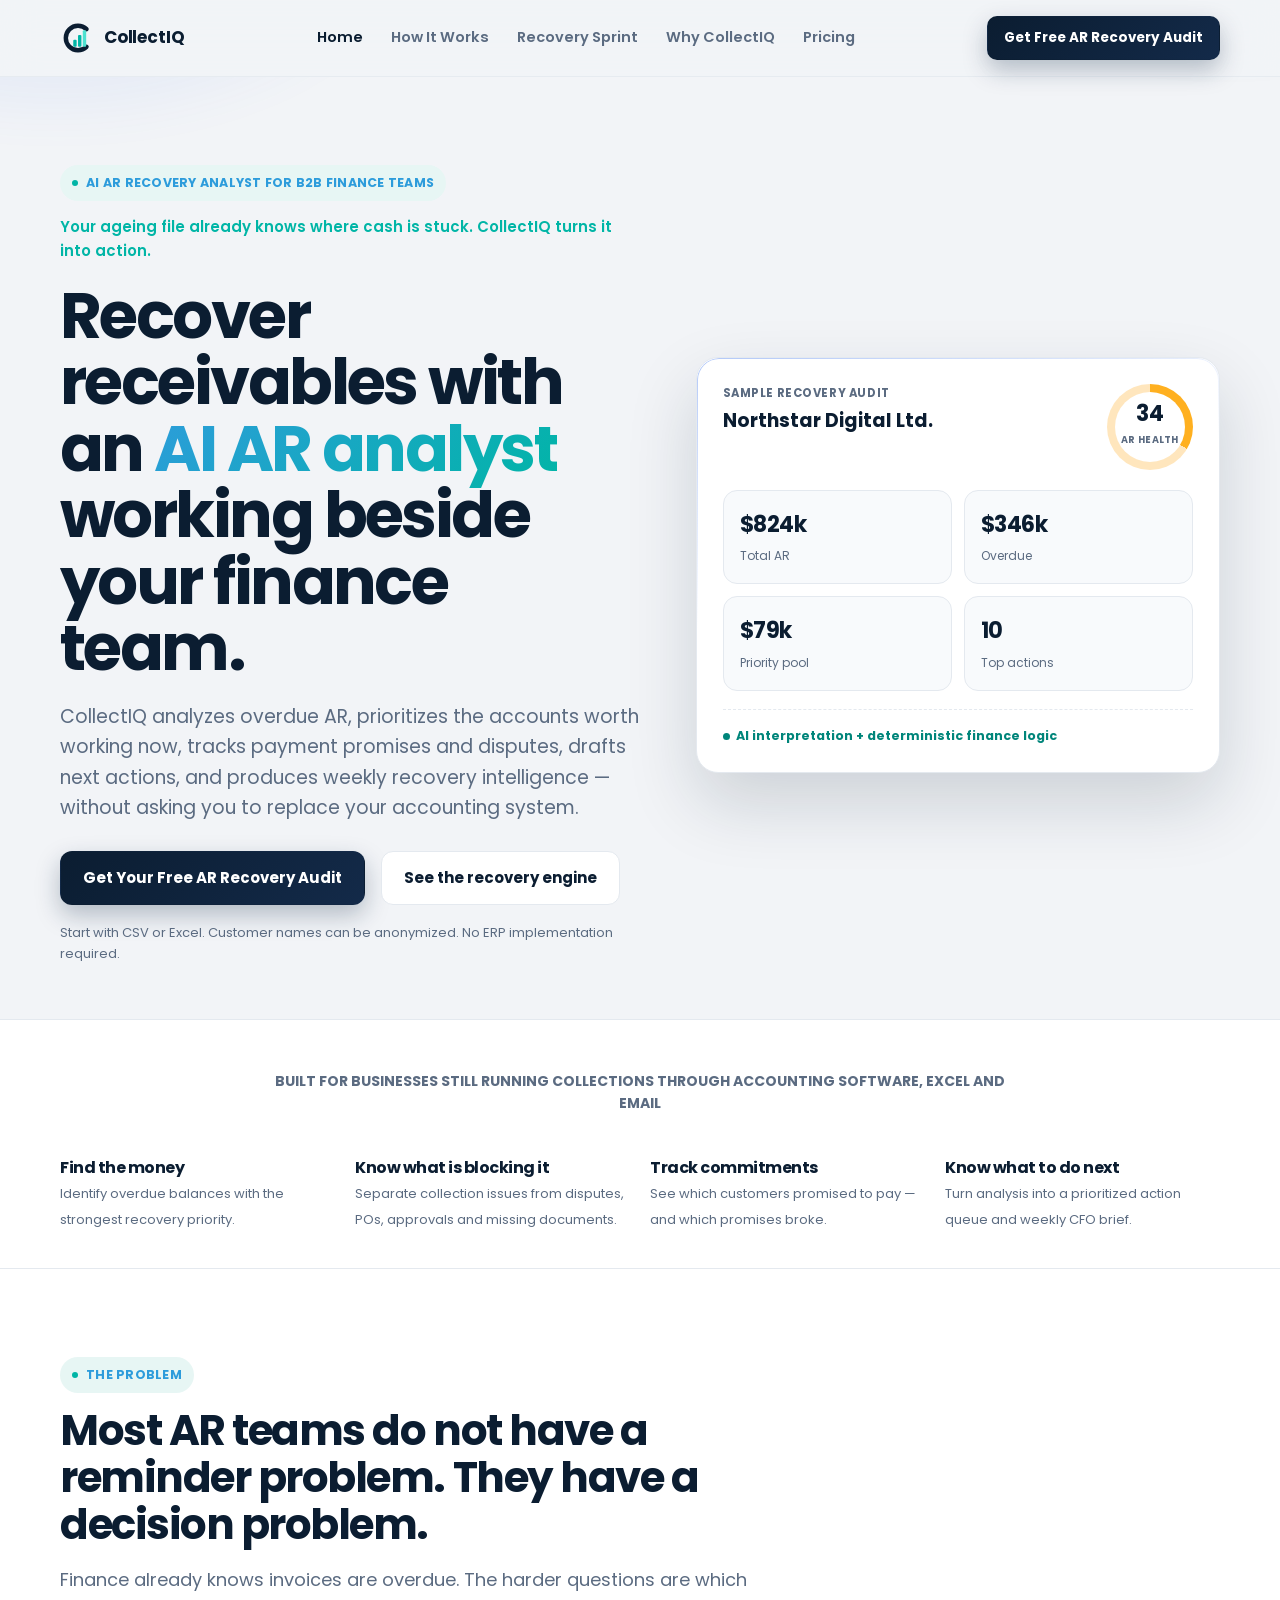
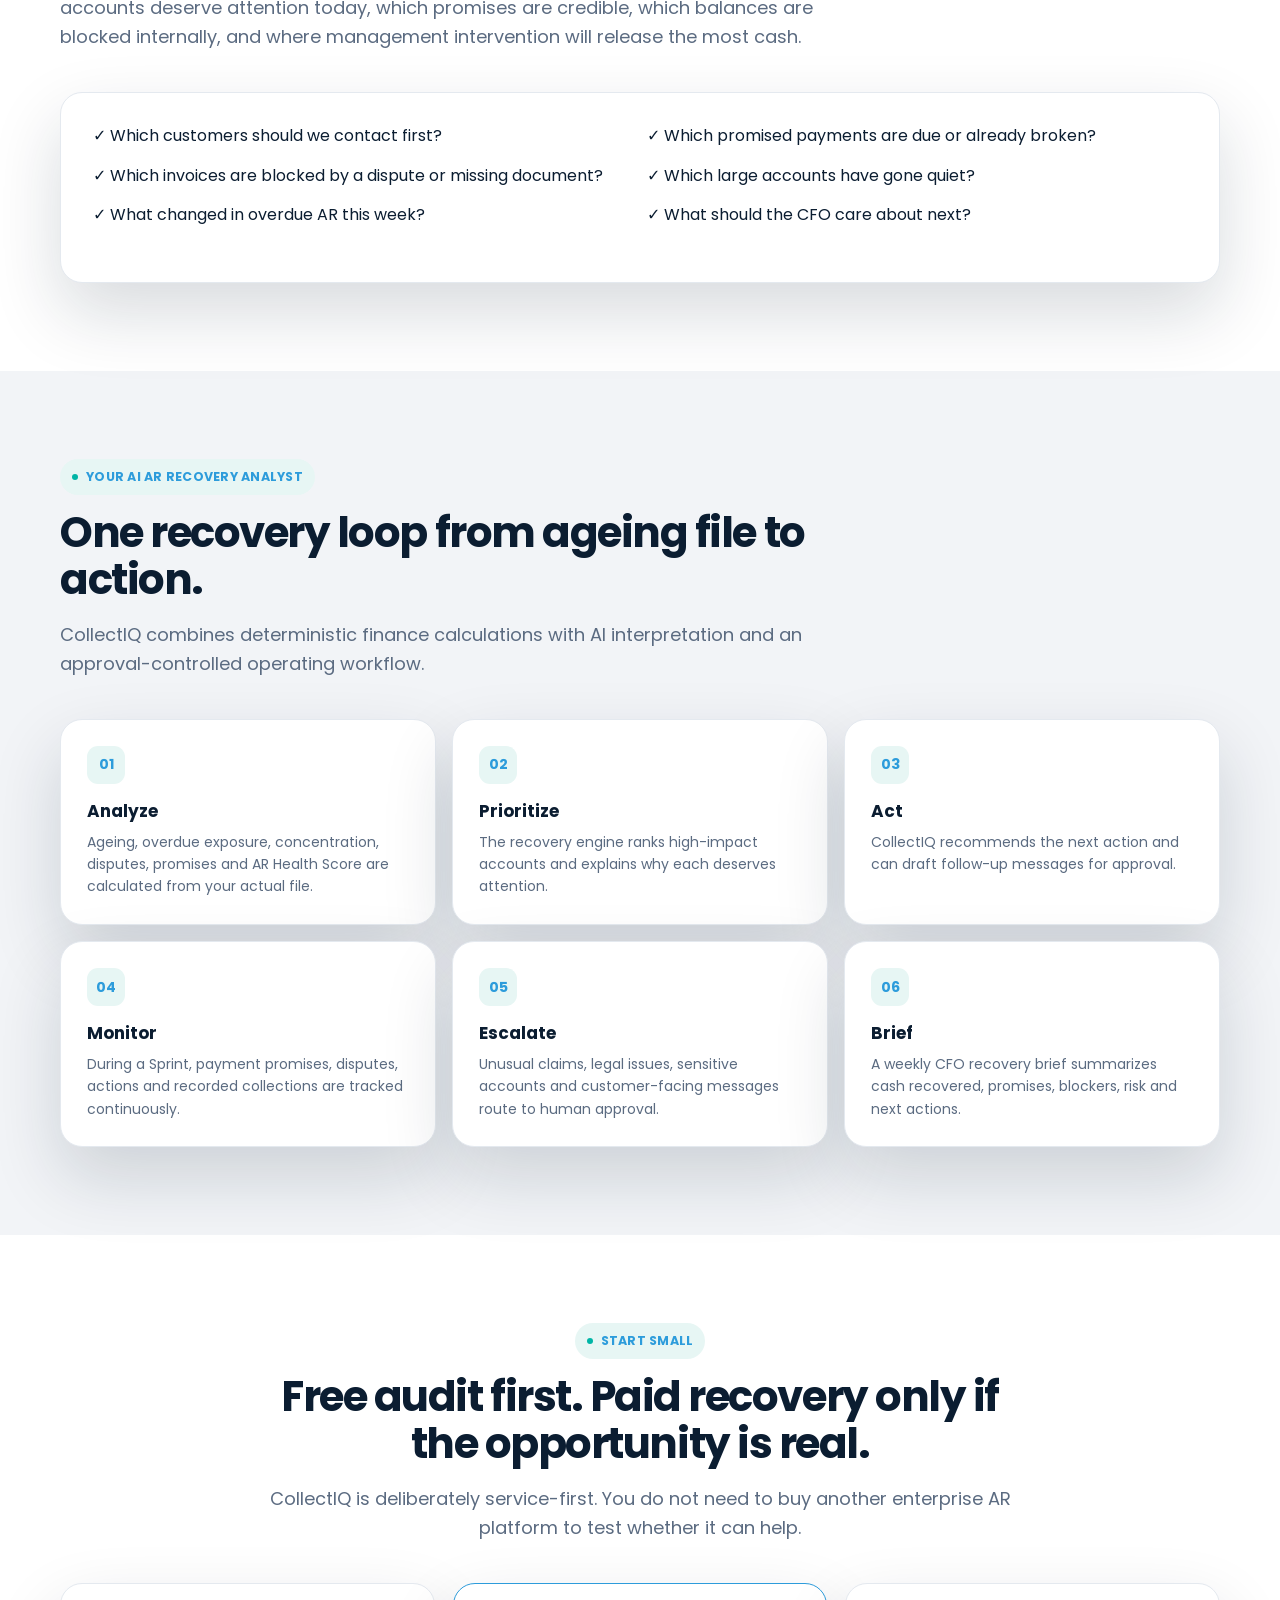
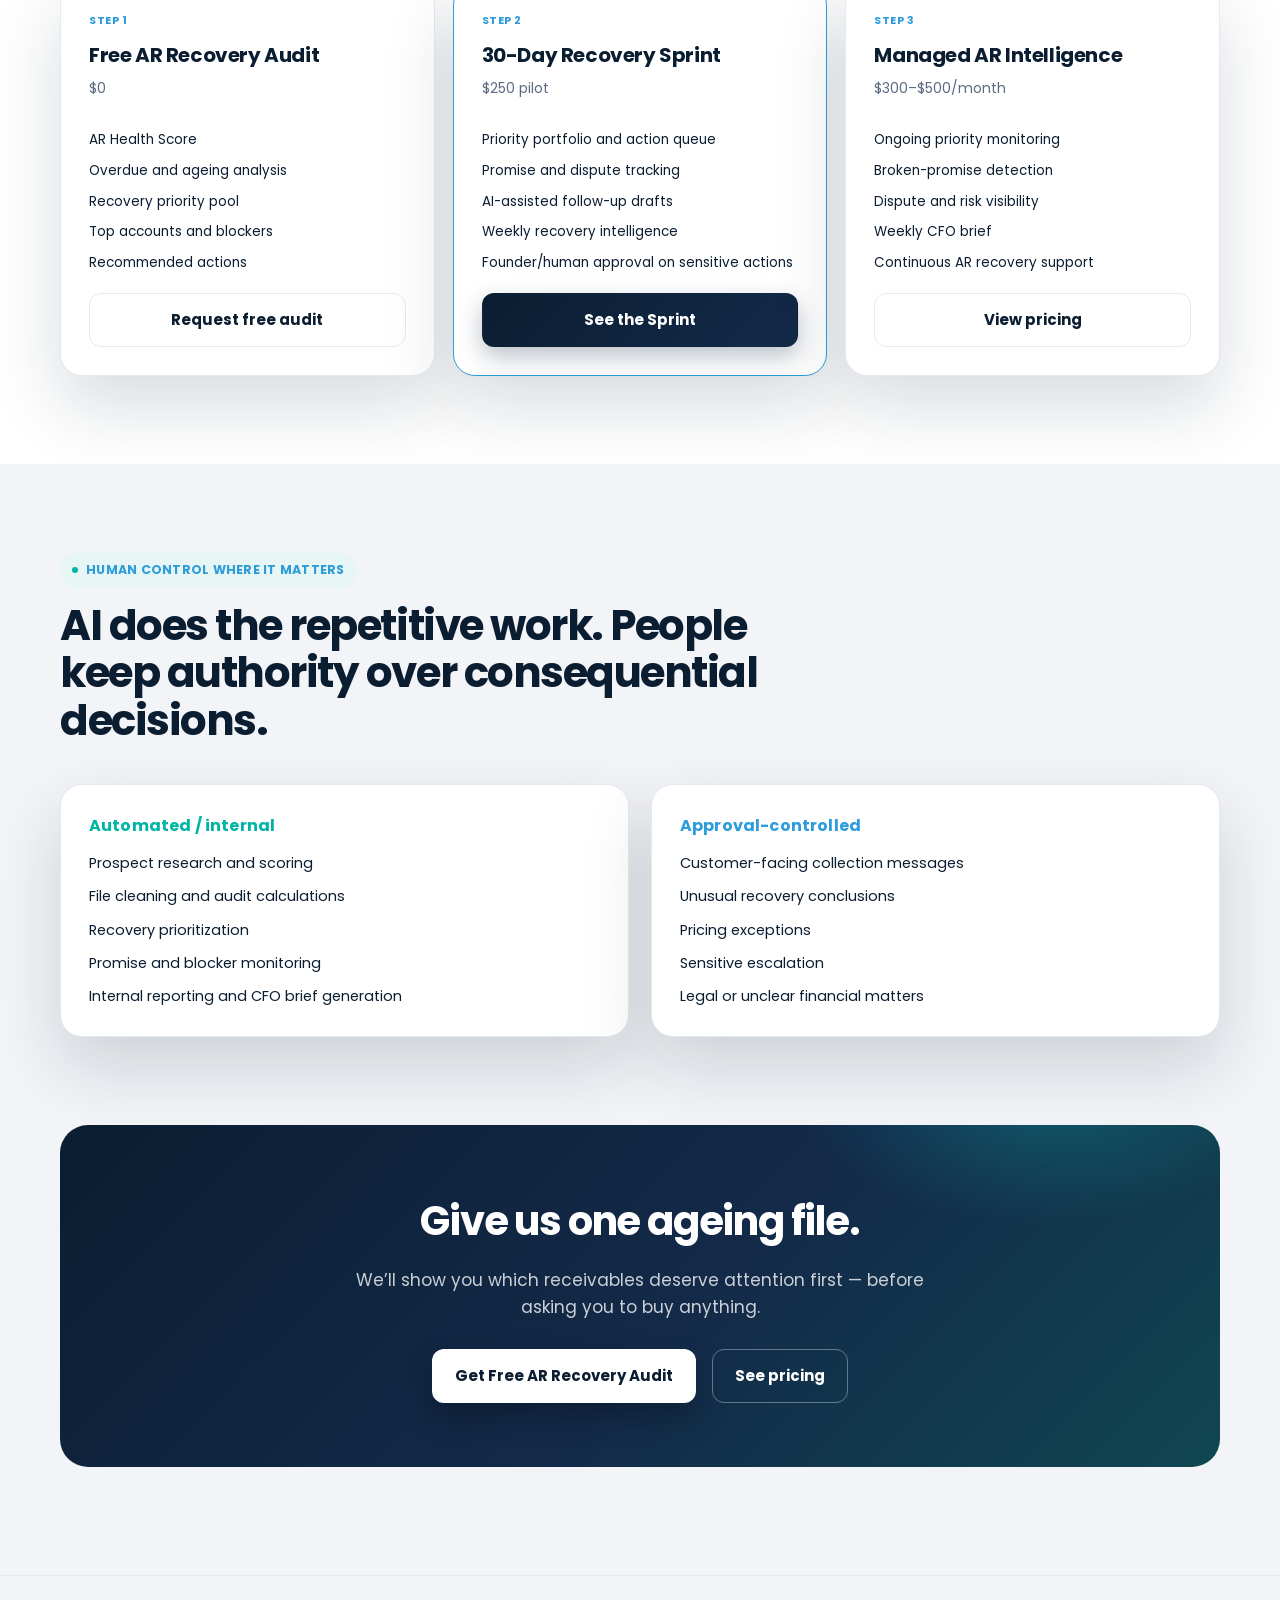
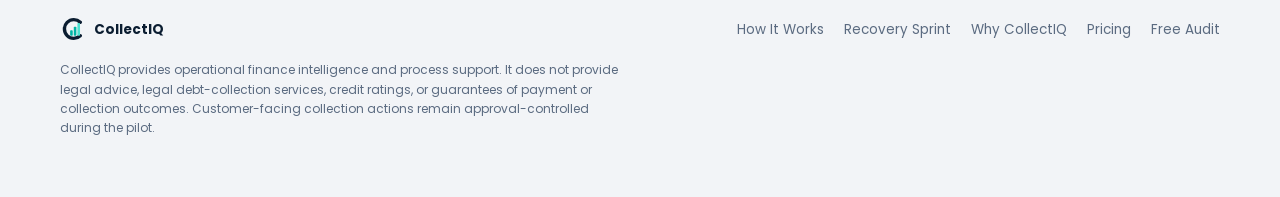
<file: 01_landing_intake/index.html>
<!DOCTYPE html>
<html lang="en">
<head>
  <meta charset="UTF-8" />
  <meta name="viewport" content="width=device-width, initial-scale=1.0" />
  <title>CollectIQ — AI AR Recovery Analyst</title>
  <meta name="description" content="CollectIQ is an AI AR Recovery Analyst for B2B businesses managing collections through accounting software, Excel, and email. Start with a free AR Recovery Audit." />
  <link rel="icon" href="data:image/svg+xml,%3Csvg xmlns='http://www.w3.org/2000/svg' viewBox='0 0 64 64'%3E%3Crect width='64' height='64' rx='16' fill='%230B1D31'/%3E%3Crect x='19' y='34' width='8' height='15' rx='2' fill='white'/%3E%3Crect x='30' y='25' width='8' height='24' rx='2' fill='%234DE1D0'/%3E%3Crect x='41' y='16' width='8' height='33' rx='2' fill='%2300B5A6'/%3E%3C/svg%3E" />
  <link rel="preconnect" href="https://fonts.googleapis.com" />
  <link rel="preconnect" href="https://fonts.gstatic.com" crossorigin />
  <link href="https://fonts.googleapis.com/css2?family=Poppins:wght@400;500;600;700&display=swap" rel="stylesheet" />
  <link rel="stylesheet" href="assets/style.css" />
</head>
<body>
<nav class="nav"><div class="container nav-inner">
  <a class="brand" href="index.html"><span class="brand-mark">C</span><span>CollectIQ</span></a>
  <div class="navlinks" id="navlinks">
    <a href="index.html" class="active">Home</a><a href="product.html">How It Works</a><a href="recovery-sprint.html">Recovery Sprint</a><a href="why-collectiq.html">Why CollectIQ</a><a href="pricing.html">Pricing</a>
  </div>
  <div class="nav-right"><button class="navToggle" id="navToggle" aria-label="Toggle menu" aria-expanded="false"></button><a class="btn btn-primary btn-sm" href="audit.html">Get Free AR Recovery Audit</a></div>
</div></nav>

<header class="hero"><div class="container hero-grid">
  <div>
    <span class="eyebrow"><span class="dot"></span> AI AR RECOVERY ANALYST FOR B2B FINANCE TEAMS</span>
    <p style="margin:14px 0 0;font-weight:600;color:var(--teal);font-size:15px">Your ageing file already knows where cash is stuck. CollectIQ turns it into action.</p>
    <h1>Recover receivables with an <span class="accent">AI AR analyst</span> working beside your finance team.</h1>
    <p class="lead">CollectIQ analyzes overdue AR, prioritizes the accounts worth working now, tracks payment promises and disputes, drafts next actions, and produces weekly recovery intelligence — without asking you to replace your accounting system.</p>
    <div class="hero-cta"><a class="btn btn-primary" href="audit.html">Get Your Free AR Recovery Audit</a><a class="btn btn-secondary" href="product.html">See the recovery engine</a></div>
    <div class="hero-note" style="margin-top:18px">Start with CSV or Excel. Customer names can be anonymized. No ERP implementation required.</div>
  </div>
  <div class="panel audit-card">
    <div class="audit-card-head"><div><div class="label">SAMPLE RECOVERY AUDIT</div><h3>Northstar Digital Ltd.</h3></div><div class="ring"><div class="ring-inner"><strong>34</strong><small>AR HEALTH</small></div></div></div>
    <div class="metric-grid"><div class="metric"><strong>$824k</strong><span>Total AR</span></div><div class="metric"><strong>$346k</strong><span>Overdue</span></div><div class="metric"><strong>$79k</strong><span>Priority pool</span></div><div class="metric"><strong>10</strong><span>Top actions</span></div></div>
    <div class="audit-card-foot"><span class="badge-live"><span class="pulse"></span> AI interpretation + deterministic finance logic</span></div>
  </div>
</div></header>

<section class="stats-strip"><div class="container reveal">
  <div class="section-head center"><p style="font-size:14px;font-weight:700;color:var(--muted)">BUILT FOR BUSINESSES STILL RUNNING COLLECTIONS THROUGH ACCOUNTING SOFTWARE, EXCEL AND EMAIL</p></div>
  <div class="stats-grid" style="text-align:left">
    <div><strong style="font-size:16px;background:none;-webkit-text-fill-color:var(--ink)">Find the money</strong><span>Identify overdue balances with the strongest recovery priority.</span></div>
    <div><strong style="font-size:16px;background:none;-webkit-text-fill-color:var(--ink)">Know what is blocking it</strong><span>Separate collection issues from disputes, POs, approvals and missing documents.</span></div>
    <div><strong style="font-size:16px;background:none;-webkit-text-fill-color:var(--ink)">Track commitments</strong><span>See which customers promised to pay — and which promises broke.</span></div>
    <div><strong style="font-size:16px;background:none;-webkit-text-fill-color:var(--ink)">Know what to do next</strong><span>Turn analysis into a prioritized action queue and weekly CFO brief.</span></div>
  </div>
</div></section>

<section style="background:#fff"><div class="container reveal">
  <div class="section-head"><span class="eyebrow"><span class="dot"></span> THE PROBLEM</span><h2>Most AR teams do not have a reminder problem. They have a decision problem.</h2><p>Finance already knows invoices are overdue. The harder questions are which accounts deserve attention today, which promises are credible, which balances are blocked internally, and where management intervention will release the most cash.</p></div>
  <div class="panel" style="padding:30px 32px"><div class="offer-list" style="display:grid;grid-template-columns:1fr 1fr;gap:14px">
    <div>✓ Which customers should we contact first?</div><div>✓ Which promised payments are due or already broken?</div><div>✓ Which invoices are blocked by a dispute or missing document?</div><div>✓ Which large accounts have gone quiet?</div><div>✓ What changed in overdue AR this week?</div><div>✓ What should the CFO care about next?</div>
  </div></div>
</div></section>

<section><div class="container reveal">
  <div class="section-head"><span class="eyebrow"><span class="dot"></span> YOUR AI AR RECOVERY ANALYST</span><h2>One recovery loop from ageing file to action.</h2><p>CollectIQ combines deterministic finance calculations with AI interpretation and an approval-controlled operating workflow.</p></div>
  <div class="workflow" style="grid-template-columns:repeat(3,1fr)">
    <div class="panel step"><div class="num">01</div><h3>Analyze</h3><p>Ageing, overdue exposure, concentration, disputes, promises and AR Health Score are calculated from your actual file.</p></div>
    <div class="panel step"><div class="num">02</div><h3>Prioritize</h3><p>The recovery engine ranks high-impact accounts and explains why each deserves attention.</p></div>
    <div class="panel step"><div class="num">03</div><h3>Act</h3><p>CollectIQ recommends the next action and can draft follow-up messages for approval.</p></div>
    <div class="panel step"><div class="num">04</div><h3>Monitor</h3><p>During a Sprint, payment promises, disputes, actions and recorded collections are tracked continuously.</p></div>
    <div class="panel step"><div class="num">05</div><h3>Escalate</h3><p>Unusual claims, legal issues, sensitive accounts and customer-facing messages route to human approval.</p></div>
    <div class="panel step"><div class="num">06</div><h3>Brief</h3><p>A weekly CFO recovery brief summarizes cash recovered, promises, blockers, risk and next actions.</p></div>
  </div>
</div></section>

<section style="background:#fff"><div class="container reveal">
  <div class="section-head center"><span class="eyebrow"><span class="dot"></span> START SMALL</span><h2>Free audit first. Paid recovery only if the opportunity is real.</h2><p>CollectIQ is deliberately service-first. You do not need to buy another enterprise AR platform to test whether it can help.</p></div>
  <div class="tier-grid">
    <div class="panel tier"><span class="tier-tag">Step 1</span><h3>Free AR Recovery Audit</h3><div class="tier-cost">$0</div><ul><li>AR Health Score</li><li>Overdue and ageing analysis</li><li>Recovery priority pool</li><li>Top accounts and blockers</li><li>Recommended actions</li></ul><a class="btn btn-secondary btn-block" href="audit.html">Request free audit</a></div>
    <div class="panel tier highlight"><span class="tier-tag">Step 2</span><h3>30-Day Recovery Sprint</h3><div class="tier-cost">$250 pilot</div><ul><li>Priority portfolio and action queue</li><li>Promise and dispute tracking</li><li>AI-assisted follow-up drafts</li><li>Weekly recovery intelligence</li><li>Founder/human approval on sensitive actions</li></ul><a class="btn btn-primary btn-block" href="recovery-sprint.html">See the Sprint</a></div>
    <div class="panel tier"><span class="tier-tag">Step 3</span><h3>Managed AR Intelligence</h3><div class="tier-cost">$300–$500/month</div><ul><li>Ongoing priority monitoring</li><li>Broken-promise detection</li><li>Dispute and risk visibility</li><li>Weekly CFO brief</li><li>Continuous AR recovery support</li></ul><a class="btn btn-secondary btn-block" href="pricing.html">View pricing</a></div>
  </div>
</div></section>

<section><div class="container reveal"><div class="section-head"><span class="eyebrow"><span class="dot"></span> HUMAN CONTROL WHERE IT MATTERS</span><h2>AI does the repetitive work. People keep authority over consequential decisions.</h2></div>
  <div class="position-grid">
    <div class="panel position-card"><h3 style="color:var(--teal)">Automated / internal</h3><ul><li>Prospect research and scoring</li><li>File cleaning and audit calculations</li><li>Recovery prioritization</li><li>Promise and blocker monitoring</li><li>Internal reporting and CFO brief generation</li></ul></div>
    <div class="panel position-card"><h3 style="color:var(--blue)">Approval-controlled</h3><ul><li>Customer-facing collection messages</li><li>Unusual recovery conclusions</li><li>Pricing exceptions</li><li>Sensitive escalation</li><li>Legal or unclear financial matters</li></ul></div>
  </div>
</div></section>

<section style="padding-top:0"><div class="container reveal"><div class="cta-band"><h2>Give us one ageing file.</h2><p>We’ll show you which receivables deserve attention first — before asking you to buy anything.</p><div class="hero-cta"><a class="btn btn-primary" href="audit.html">Get Free AR Recovery Audit</a><a class="btn btn-secondary" href="pricing.html">See pricing</a></div></div></div></section>

<footer><div class="container"><div class="footer-inner" style="margin-bottom:18px"><div class="footer-brand"><span class="brand-mark" style="width:26px;height:26px;font-size:13px">C</span> CollectIQ</div><div class="footer-links"><a href="product.html">How It Works</a><a href="recovery-sprint.html">Recovery Sprint</a><a href="why-collectiq.html">Why CollectIQ</a><a href="pricing.html">Pricing</a><a href="audit.html">Free Audit</a></div></div><p class="disclaimer">CollectIQ provides operational finance intelligence and process support. It does not provide legal advice, legal debt-collection services, credit ratings, or guarantees of payment or collection outcomes. Customer-facing collection actions remain approval-controlled during the pilot.</p></div></footer>
<script>const io=new IntersectionObserver((entries)=>{entries.forEach(en=>{if(en.isIntersecting){en.target.classList.add('in');io.unobserve(en.target);}})},{threshold:.12});document.querySelectorAll('.reveal').forEach(el=>io.observe(el));</script><script src="assets/nav.js"></script>
</body></html>
</file>
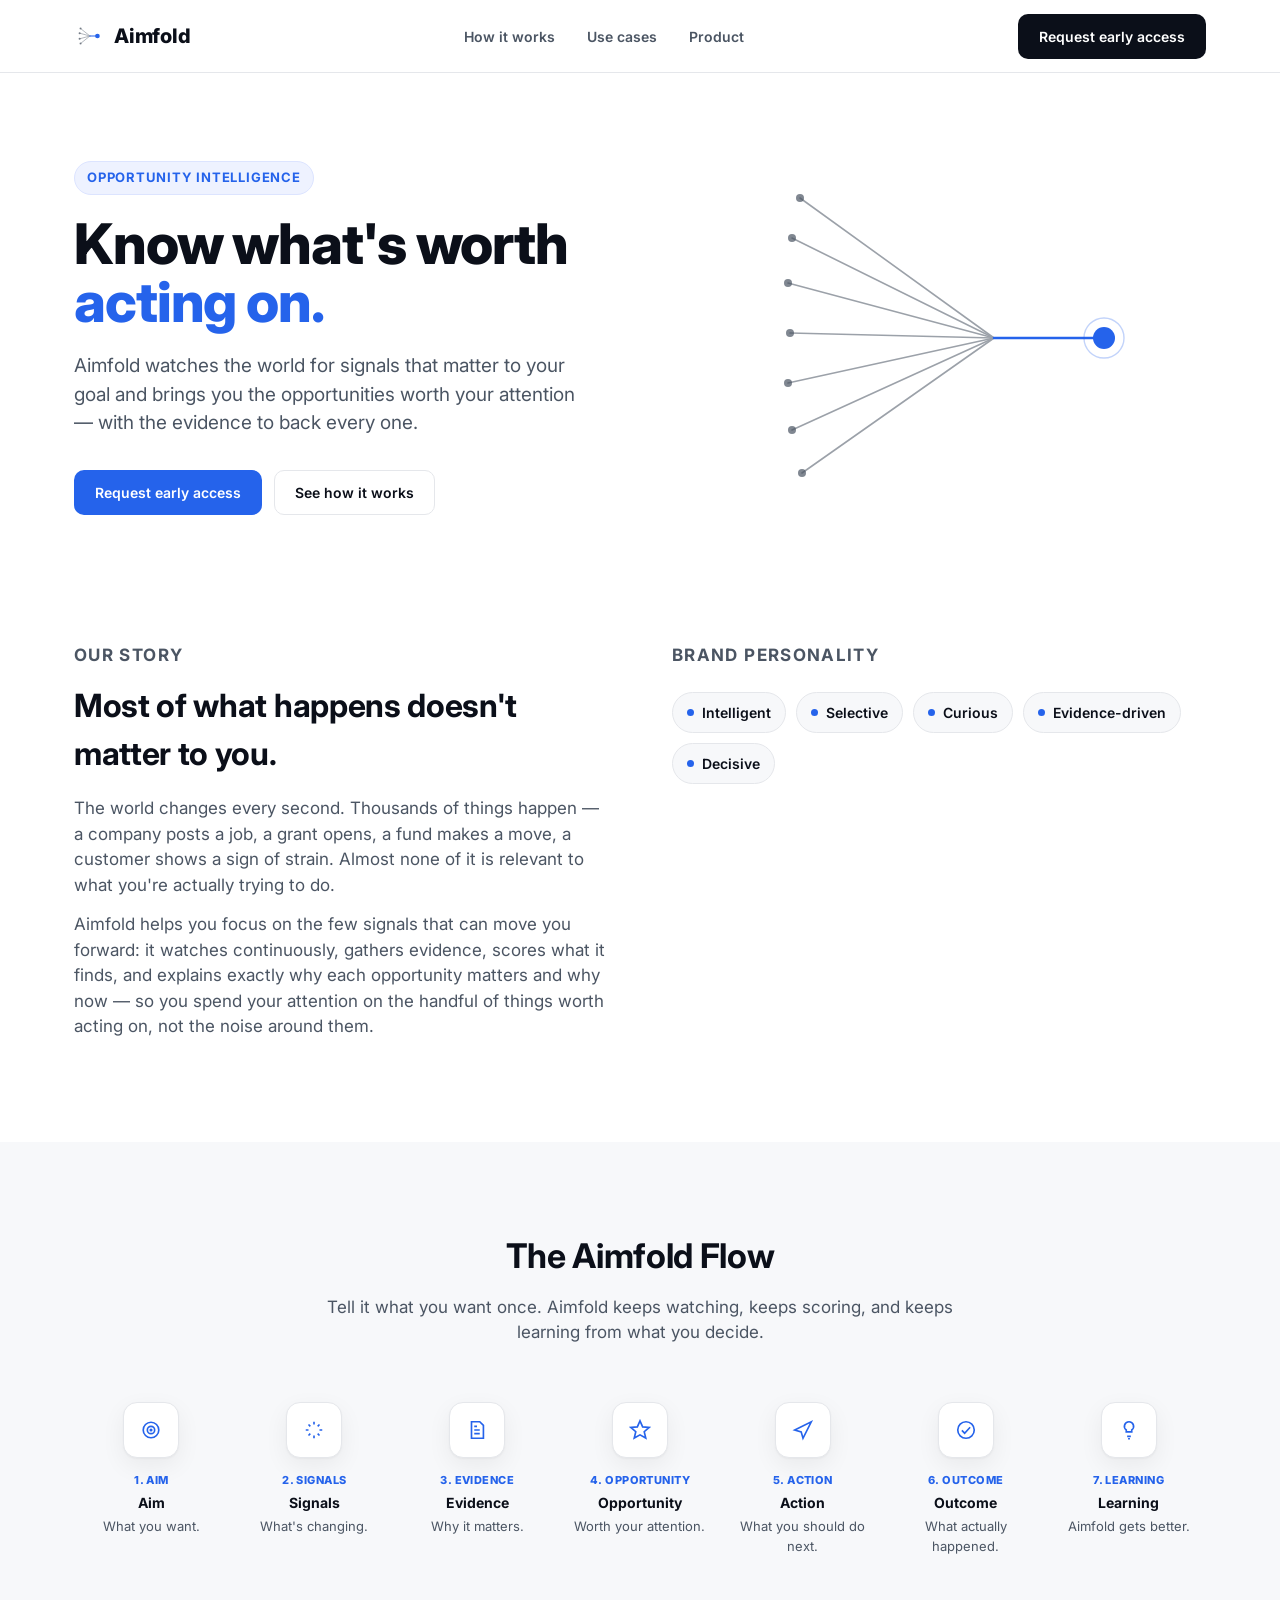
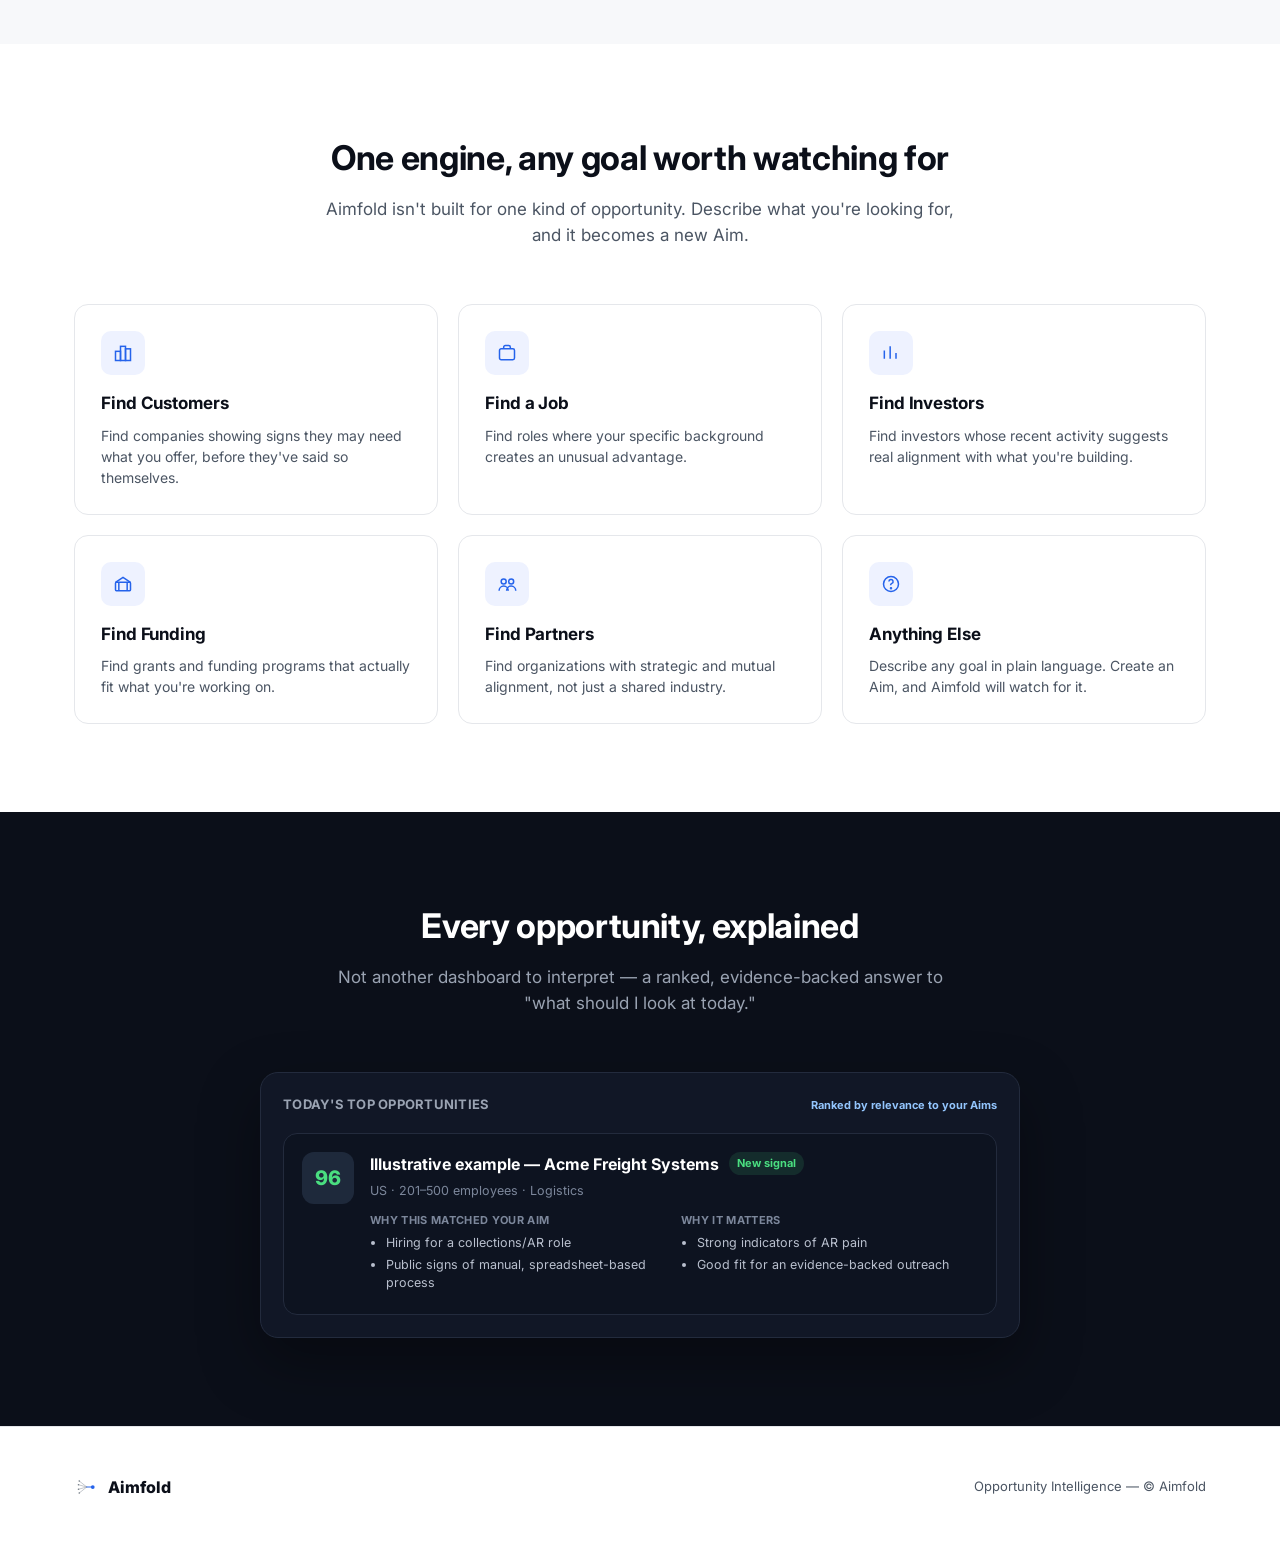
<file: aimfold_site/index.html>
<!doctype html>
<html lang="en">
<head>
<meta charset="utf-8">
<meta name="viewport" content="width=device-width, initial-scale=1">
<title>Aimfold — Opportunity Intelligence</title>
<meta name="description" content="Aimfold watches the world for signals that matter to your goal and brings you the opportunities worth your attention.">
<link rel="preconnect" href="https://fonts.googleapis.com">
<link rel="preconnect" href="https://fonts.gstatic.com" crossorigin>
<link href="https://fonts.googleapis.com/css2?family=Inter:wght@400;500;600;700;800&display=swap" rel="stylesheet">
<link rel="icon" href="data:image/svg+xml,%3Csvg xmlns='http://www.w3.org/2000/svg' viewBox='0 0 64 64'%3E%3Crect width='64' height='64' rx='14' fill='%230B0F19'/%3E%3Cg stroke='%234B5563' stroke-width='1.6' stroke-linecap='round'%3E%3Cline x1='14' y1='16' x2='34' y2='32'/%3E%3Cline x1='12' y1='26' x2='34' y2='32'/%3E%3Cline x1='12' y1='38' x2='34' y2='32'/%3E%3Cline x1='14' y1='48' x2='34' y2='32'/%3E%3C/g%3E%3Cline x1='34' y1='32' x2='50' y2='32' stroke='%232563EB' stroke-width='2.4' stroke-linecap='round'/%3E%3Ccircle cx='14' cy='16' r='2' fill='%234B5563'/%3E%3Ccircle cx='12' cy='26' r='2' fill='%234B5563'/%3E%3Ccircle cx='12' cy='38' r='2' fill='%234B5563'/%3E%3Ccircle cx='14' cy='48' r='2' fill='%234B5563'/%3E%3Ccircle cx='50' cy='32' r='4.5' fill='%232563EB'/%3E%3C/svg%3E">
<style>
  :root{
    --ink:#0B0F19;
    --slate:#4B5563;
    --border:#E5E7EB;
    --bg:#F7F8FA;
    --blue:#2563EB;
    --blue-dark:#1D4ED8;
    --white:#FFFFFF;
    --radius:14px;
    --shadow:0 1px 2px rgba(11,15,25,.04), 0 8px 24px rgba(11,15,25,.06);
  }
  *{box-sizing:border-box}
  html{scroll-behavior:smooth}
  body{
    margin:0;
    font-family:'Inter',system-ui,-apple-system,Segoe UI,sans-serif;
    color:var(--ink);
    background:var(--white);
    line-height:1.5;
    -webkit-font-smoothing:antialiased;
  }
  a{color:inherit}
  .wrap{max-width:1180px;margin:0 auto;padding:0 24px}
  section{padding:88px 0}
  @media (max-width:720px){ section{padding:56px 0} }

  /* ---------- logo mark ---------- */
  .mark-lines{stroke:var(--slate);stroke-width:1.6;stroke-linecap:round;opacity:.55}
  .mark-lines-dark{stroke:#8B93A1;stroke-width:1.6;stroke-linecap:round;opacity:.6}
  .mark-dot{fill:var(--slate);opacity:.7}
  .mark-dot-dark{fill:#8B93A1;opacity:.75}
  .mark-core{fill:var(--blue)}
  .mark-beam{stroke:var(--blue);stroke-width:2.6;stroke-linecap:round}

  /* ---------- header ---------- */
  header{
    position:sticky;top:0;z-index:40;background:rgba(255,255,255,.86);
    backdrop-filter:blur(10px);border-bottom:1px solid var(--border);
  }
  .nav{display:flex;align-items:center;justify-content:space-between;height:72px}
  .brand{display:flex;align-items:center;gap:10px;text-decoration:none}
  .brand-word{font-weight:800;font-size:20px;letter-spacing:-.01em;color:var(--ink)}
  .nav-links{display:flex;align-items:center;gap:32px}
  .nav-links a{font-size:14px;font-weight:600;color:var(--slate);text-decoration:none}
  .nav-links a:hover{color:var(--ink)}
  .btn{
    display:inline-flex;align-items:center;justify-content:center;gap:8px;
    padding:11px 20px;border-radius:10px;font-weight:600;font-size:14px;
    text-decoration:none;border:1px solid transparent;cursor:pointer;
  }
  .btn-primary{background:var(--ink);color:#fff}
  .btn-primary:hover{background:#000}
  .btn-blue{background:var(--blue);color:#fff}
  .btn-blue:hover{background:var(--blue-dark)}
  .btn-ghost{background:transparent;color:var(--ink);border-color:var(--border)}
  .btn-ghost:hover{border-color:var(--ink)}
  @media (max-width:820px){ .nav-links{display:none} }

  /* ---------- hero ---------- */
  .hero{padding-top:88px;padding-bottom:40px;overflow:hidden}
  .hero-grid{display:grid;grid-template-columns:1.1fr .9fr;gap:56px;align-items:center}
  @media (max-width:900px){ .hero-grid{grid-template-columns:1fr} }
  .eyebrow{
    display:inline-flex;align-items:center;gap:8px;font-size:13px;font-weight:700;
    letter-spacing:.06em;text-transform:uppercase;color:var(--blue);
    background:#EEF2FF;border:1px solid #DCE4FF;padding:6px 12px;border-radius:100px;
  }
  h1{font-size:56px;line-height:1.05;letter-spacing:-.02em;margin:20px 0 20px;font-weight:800}
  @media (max-width:720px){ h1{font-size:38px} }
  h1 .accent{color:var(--blue)}
  .lede{font-size:19px;color:var(--slate);max-width:520px;margin:0 0 32px}
  .cta-row{display:flex;gap:12px;flex-wrap:wrap}
  .hero-art{display:flex;align-items:center;justify-content:center}

  /* ---------- story ---------- */
  .story-grid{display:grid;grid-template-columns:1fr 1fr;gap:64px;align-items:start}
  @media (max-width:820px){ .story-grid{grid-template-columns:1fr;gap:32px} }
  .kicker{font-size:13px;font-weight:700;letter-spacing:.08em;text-transform:uppercase;color:var(--blue);margin:0 0 12px}
  .story-grid h2{font-size:32px;letter-spacing:-.01em;margin:0 0 18px}
  .story-grid p{font-size:17px;color:var(--slate);margin:0 0 14px}
  .traits{display:flex;flex-wrap:wrap;gap:10px;margin-top:24px}
  .trait{
    display:flex;align-items:center;gap:8px;font-size:14px;font-weight:600;
    background:var(--bg);border:1px solid var(--border);padding:9px 14px;border-radius:100px;
  }
  .trait-dot{width:7px;height:7px;border-radius:50%;background:var(--blue)}

  /* ---------- flow ---------- */
  .flow-section{background:var(--bg)}
  .section-head{text-align:center;max-width:640px;margin:0 auto 56px}
  .section-head h2{font-size:34px;letter-spacing:-.01em;margin:0 0 14px}
  .section-head p{font-size:17px;color:var(--slate);margin:0}
  .flow-track{display:grid;grid-template-columns:repeat(7,1fr);gap:8px;align-items:start}
  @media (max-width:1000px){ .flow-track{grid-template-columns:repeat(4,1fr);gap:24px 8px} }
  @media (max-width:560px){ .flow-track{grid-template-columns:repeat(2,1fr)} }
  .flow-step{text-align:center;padding:0 6px;position:relative}
  .flow-icon{
    width:56px;height:56px;border-radius:14px;background:#fff;border:1px solid var(--border);
    display:flex;align-items:center;justify-content:center;margin:0 auto 14px;box-shadow:var(--shadow);
  }
  .flow-num{font-size:11px;font-weight:800;color:var(--blue);letter-spacing:.04em;margin-bottom:4px}
  .flow-name{font-size:14px;font-weight:700;margin-bottom:4px}
  .flow-desc{font-size:13px;color:var(--slate)}

  /* ---------- use cases ---------- */
  .uc-grid{display:grid;grid-template-columns:repeat(3,1fr);gap:20px}
  @media (max-width:900px){ .uc-grid{grid-template-columns:repeat(2,1fr)} }
  @media (max-width:600px){ .uc-grid{grid-template-columns:1fr} }
  .uc-card{
    border:1px solid var(--border);border-radius:var(--radius);padding:26px;background:#fff;
    transition:box-shadow .15s, transform .15s;
  }
  .uc-card:hover{box-shadow:var(--shadow);transform:translateY(-2px)}
  .uc-icon{
    width:44px;height:44px;border-radius:10px;display:flex;align-items:center;justify-content:center;
    background:#EEF2FF;margin-bottom:16px;
  }
  .uc-card h3{font-size:17px;margin:0 0 8px;letter-spacing:-.005em}
  .uc-card p{font-size:14px;color:var(--slate);margin:0}

  /* ---------- product preview ---------- */
  .preview-section{background:var(--ink);color:#fff;overflow:hidden}
  .preview-section .section-head h2{color:#fff}
  .preview-section .section-head p{color:#9AA3B2}
  .preview-card{
    max-width:760px;margin:0 auto;background:#111726;border:1px solid #232B3D;border-radius:18px;
    padding:22px;box-shadow:0 24px 60px rgba(0,0,0,.35);
  }
  .preview-top{display:flex;align-items:center;justify-content:space-between;margin-bottom:18px}
  .preview-top-title{font-size:13px;font-weight:700;color:#9AA3B2;letter-spacing:.02em}
  .preview-badge{font-size:11px;font-weight:700;color:#93C5FD}
  .opp-row{
    display:flex;align-items:flex-start;gap:16px;background:#0D1320;border:1px solid #232B3D;
    border-radius:14px;padding:18px;
  }
  .opp-score{
    width:52px;height:52px;border-radius:12px;background:#1E293B;display:flex;align-items:center;
    justify-content:center;font-size:20px;font-weight:800;color:#4ADE80;flex:none;
  }
  .opp-body{flex:1;min-width:0}
  .opp-head{display:flex;align-items:center;gap:10px;flex-wrap:wrap;margin-bottom:6px}
  .opp-head strong{font-size:16px;font-weight:700}
  .opp-tag{font-size:11px;font-weight:700;color:#4ADE80;background:rgba(74,222,128,.12);padding:3px 8px;border-radius:100px}
  .opp-meta{font-size:12.5px;color:#7C879B;margin-bottom:12px}
  .opp-grid{display:grid;grid-template-columns:1fr 1fr;gap:14px;font-size:12.5px;color:#B9C0CE}
  .opp-grid b{display:block;font-size:11px;font-weight:700;color:#7C879B;text-transform:uppercase;letter-spacing:.03em;margin-bottom:5px}
  .opp-grid ul{margin:0;padding-left:16px}
  .opp-grid li{margin-bottom:3px}

  /* ---------- footer ---------- */
  footer{border-top:1px solid var(--border);padding:48px 0}
  .foot-row{display:flex;align-items:center;justify-content:space-between;flex-wrap:wrap;gap:16px}
  .foot-tag{font-size:13px;color:var(--slate)}
</style>
</head>
<body>

<header>
  <div class="wrap nav">
    <a class="brand" href="#top">
      <svg width="30" height="30" viewBox="0 0 64 64">
        <g class="mark-lines"><line x1="14" y1="16" x2="34" y2="32"/><line x1="12" y1="26" x2="34" y2="32"/><line x1="12" y1="38" x2="34" y2="32"/><line x1="14" y1="48" x2="34" y2="32"/></g>
        <line class="mark-beam" x1="34" y1="32" x2="50" y2="32"/>
        <circle class="mark-dot" cx="14" cy="16" r="2.2"/><circle class="mark-dot" cx="12" cy="26" r="2.2"/><circle class="mark-dot" cx="12" cy="38" r="2.2"/><circle class="mark-dot" cx="14" cy="48" r="2.2"/>
        <circle class="mark-core" cx="50" cy="32" r="5"/>
      </svg>
      <span class="brand-word">Aimfold</span>
    </a>
    <nav class="nav-links">
      <a href="#how-it-works">How it works</a>
      <a href="#use-cases">Use cases</a>
      <a href="#product">Product</a>
    </nav>
    <a class="btn btn-primary" href="mailto:hello@aimfold.com?subject=Aimfold%20early%20access">Request early access</a>
  </div>
</header>

<main id="top">

  <!-- HERO -->
  <section class="hero">
    <div class="wrap hero-grid">
      <div>
        <span class="eyebrow">Opportunity Intelligence</span>
        <h1>Know what's worth<br><span class="accent">acting on.</span></h1>
        <p class="lede">Aimfold watches the world for signals that matter to your goal and brings you the opportunities worth your attention — with the evidence to back every one.</p>
        <div class="cta-row">
          <a class="btn btn-blue" href="mailto:hello@aimfold.com?subject=Aimfold%20early%20access">Request early access</a>
          <a class="btn btn-ghost" href="#how-it-works">See how it works</a>
        </div>
      </div>
      <div class="hero-art">
        <svg width="380" height="340" viewBox="0 0 380 340" fill="none">
          <g class="mark-lines">
            <line x1="26" y1="30" x2="220" y2="170"/><line x1="18" y1="70" x2="220" y2="170"/>
            <line x1="14" y1="115" x2="220" y2="170"/><line x1="16" y1="165" x2="220" y2="170"/>
            <line x1="14" y1="215" x2="220" y2="170"/><line x1="18" y1="262" x2="220" y2="170"/>
            <line x1="28" y1="305" x2="220" y2="170"/>
          </g>
          <g class="mark-dot">
            <circle cx="26" cy="30" r="4"/><circle cx="18" cy="70" r="4"/><circle cx="14" cy="115" r="4"/>
            <circle cx="16" cy="165" r="4"/><circle cx="14" cy="215" r="4"/><circle cx="18" cy="262" r="4"/><circle cx="28" cy="305" r="4"/>
          </g>
          <line class="mark-beam" x1="220" y1="170" x2="330" y2="170" stroke-width="3.4"/>
          <circle class="mark-core" cx="330" cy="170" r="11"/>
          <circle cx="330" cy="170" r="20" fill="none" stroke="#2563EB" stroke-width="1.4" opacity=".28"/>
        </svg>
      </div>
    </div>
  </section>

  <!-- STORY -->
  <section id="story">
    <div class="wrap story-grid">
      <div>
        <p class="kicker">Our story</p>
        <h2>Most of what happens doesn't matter to you.</h2>
        <p>The world changes every second. Thousands of things happen — a company posts a job, a grant opens, a fund makes a move, a customer shows a sign of strain. Almost none of it is relevant to what you're actually trying to do.</p>
        <p>Aimfold helps you focus on the few signals that can move you forward: it watches continuously, gathers evidence, scores what it finds, and explains exactly why each opportunity matters and why now — so you spend your attention on the handful of things worth acting on, not the noise around them.</p>
      </div>
      <div>
        <p class="kicker">Brand personality</p>
        <div class="traits">
          <span class="trait"><span class="trait-dot"></span>Intelligent</span>
          <span class="trait"><span class="trait-dot"></span>Selective</span>
          <span class="trait"><span class="trait-dot"></span>Curious</span>
          <span class="trait"><span class="trait-dot"></span>Evidence-driven</span>
          <span class="trait"><span class="trait-dot"></span>Decisive</span>
        </div>
      </div>
    </div>
  </section>

  <!-- FLOW -->
  <section id="how-it-works" class="flow-section">
    <div class="wrap">
      <div class="section-head">
        <h2>The Aimfold Flow</h2>
        <p>Tell it what you want once. Aimfold keeps watching, keeps scoring, and keeps learning from what you decide.</p>
      </div>
      <div class="flow-track">
        <div class="flow-step">
          <div class="flow-icon"><svg width="22" height="22" viewBox="0 0 24 24" fill="none" stroke="#2563EB" stroke-width="1.8"><circle cx="12" cy="12" r="8.5"/><circle cx="12" cy="12" r="4"/><circle cx="12" cy="12" r=".8" fill="#2563EB"/></svg></div>
          <div class="flow-num">1. AIM</div><div class="flow-name">Aim</div><div class="flow-desc">What you want.</div>
        </div>
        <div class="flow-step">
          <div class="flow-icon"><svg width="22" height="22" viewBox="0 0 24 24" fill="none" stroke="#2563EB" stroke-width="1.8"><path d="M12 3v3M12 18v3M3 12h3M18 12h3M6 6l2 2M16 16l2 2M6 18l2-2M16 8l2-2"/></svg></div>
          <div class="flow-num">2. SIGNALS</div><div class="flow-name">Signals</div><div class="flow-desc">What's changing.</div>
        </div>
        <div class="flow-step">
          <div class="flow-icon"><svg width="22" height="22" viewBox="0 0 24 24" fill="none" stroke="#2563EB" stroke-width="1.8"><path d="M6 3h9l4 4v14H6z"/><path d="M9 12h6M9 16h6M9 8h3"/></svg></div>
          <div class="flow-num">3. EVIDENCE</div><div class="flow-name">Evidence</div><div class="flow-desc">Why it matters.</div>
        </div>
        <div class="flow-step">
          <div class="flow-icon"><svg width="22" height="22" viewBox="0 0 24 24" fill="none" stroke="#2563EB" stroke-width="1.8"><path d="M12 2l2.9 6.6 7.1.6-5.4 4.7 1.7 6.9L12 17.3 5.7 20.8l1.7-6.9L2 9.2l7.1-.6z"/></svg></div>
          <div class="flow-num">4. OPPORTUNITY</div><div class="flow-name">Opportunity</div><div class="flow-desc">Worth your attention.</div>
        </div>
        <div class="flow-step">
          <div class="flow-icon"><svg width="22" height="22" viewBox="0 0 24 24" fill="none" stroke="#2563EB" stroke-width="1.8"><path d="M3 12l18-9-9 18-2-7z"/></svg></div>
          <div class="flow-num">5. ACTION</div><div class="flow-name">Action</div><div class="flow-desc">What you should do next.</div>
        </div>
        <div class="flow-step">
          <div class="flow-icon"><svg width="22" height="22" viewBox="0 0 24 24" fill="none" stroke="#2563EB" stroke-width="1.8"><circle cx="12" cy="12" r="9"/><path d="M7.5 12.5l3 3 6-6.5"/></svg></div>
          <div class="flow-num">6. OUTCOME</div><div class="flow-name">Outcome</div><div class="flow-desc">What actually happened.</div>
        </div>
        <div class="flow-step">
          <div class="flow-icon"><svg width="22" height="22" viewBox="0 0 24 24" fill="none" stroke="#2563EB" stroke-width="1.8"><path d="M12 3a5 5 0 0 0-3 9v2h6v-2a5 5 0 0 0-3-9z"/><path d="M10 19h4M11 21.5h2"/></svg></div>
          <div class="flow-num">7. LEARNING</div><div class="flow-name">Learning</div><div class="flow-desc">Aimfold gets better.</div>
        </div>
      </div>
    </div>
  </section>

  <!-- USE CASES -->
  <section id="use-cases">
    <div class="wrap">
      <div class="section-head">
        <h2>One engine, any goal worth watching for</h2>
        <p>Aimfold isn't built for one kind of opportunity. Describe what you're looking for, and it becomes a new Aim.</p>
      </div>
      <div class="uc-grid">
        <div class="uc-card">
          <div class="uc-icon"><svg width="20" height="20" viewBox="0 0 24 24" fill="none" stroke="#2563EB" stroke-width="1.8"><rect x="3" y="10" width="6" height="11"/><rect x="9" y="4" width="6" height="17"/><rect x="15" y="7" width="6" height="14"/></svg></div>
          <h3>Find Customers</h3>
          <p>Find companies showing signs they may need what you offer, before they've said so themselves.</p>
        </div>
        <div class="uc-card">
          <div class="uc-icon"><svg width="20" height="20" viewBox="0 0 24 24" fill="none" stroke="#2563EB" stroke-width="1.8"><rect x="3" y="7" width="18" height="13" rx="2"/><path d="M8 7V5a2 2 0 0 1 2-2h4a2 2 0 0 1 2 2v2"/></svg></div>
          <h3>Find a Job</h3>
          <p>Find roles where your specific background creates an unusual advantage.</p>
        </div>
        <div class="uc-card">
          <div class="uc-icon"><svg width="20" height="20" viewBox="0 0 24 24" fill="none" stroke="#2563EB" stroke-width="1.8"><path d="M4 19V9M11 19V4M18 19v-7"/></svg></div>
          <h3>Find Investors</h3>
          <p>Find investors whose recent activity suggests real alignment with what you're building.</p>
        </div>
        <div class="uc-card">
          <div class="uc-icon"><svg width="20" height="20" viewBox="0 0 24 24" fill="none" stroke="#2563EB" stroke-width="1.8"><rect x="3" y="10" width="18" height="10" rx="1"/><path d="M3 10l9-6 9 6M7 10v10M17 10v10"/></svg></div>
          <h3>Find Funding</h3>
          <p>Find grants and funding programs that actually fit what you're working on.</p>
        </div>
        <div class="uc-card">
          <div class="uc-icon"><svg width="20" height="20" viewBox="0 0 24 24" fill="none" stroke="#2563EB" stroke-width="1.8"><circle cx="8" cy="9" r="3"/><circle cx="17" cy="9" r="3"/><path d="M2.5 20a5.5 5.5 0 0 1 11 0M11.5 20a5.5 5.5 0 0 1 11 0"/></svg></div>
          <h3>Find Partners</h3>
          <p>Find organizations with strategic and mutual alignment, not just a shared industry.</p>
        </div>
        <div class="uc-card">
          <div class="uc-icon"><svg width="20" height="20" viewBox="0 0 24 24" fill="none" stroke="#2563EB" stroke-width="1.8"><circle cx="12" cy="12" r="9"/><path d="M9.5 9a2.5 2.5 0 1 1 3.5 2.3c-.9.4-1.5 1-1.5 2.2"/><circle cx="12" cy="17" r=".6" fill="#2563EB"/></svg></div>
          <h3>Anything Else</h3>
          <p>Describe any goal in plain language. Create an Aim, and Aimfold will watch for it.</p>
        </div>
      </div>
    </div>
  </section>

  <!-- PRODUCT PREVIEW -->
  <section id="product" class="preview-section">
    <div class="wrap">
      <div class="section-head">
        <h2>Every opportunity, explained</h2>
        <p>Not another dashboard to interpret — a ranked, evidence-backed answer to "what should I look at today."</p>
      </div>
      <div class="preview-card">
        <div class="preview-top">
          <div class="preview-top-title">TODAY'S TOP OPPORTUNITIES</div>
          <div class="preview-badge">Ranked by relevance to your Aims</div>
        </div>
        <div class="opp-row">
          <div class="opp-score">96</div>
          <div class="opp-body">
            <div class="opp-head"><strong>Illustrative example — Acme Freight Systems</strong><span class="opp-tag">New signal</span></div>
            <div class="opp-meta">US · 201–500 employees · Logistics</div>
            <div class="opp-grid">
              <div>
                <b>Why this matched your Aim</b>
                <ul><li>Hiring for a collections/AR role</li><li>Public signs of manual, spreadsheet-based process</li></ul>
              </div>
              <div>
                <b>Why it matters</b>
                <ul><li>Strong indicators of AR pain</li><li>Good fit for an evidence-backed outreach</li></ul>
              </div>
            </div>
          </div>
        </div>
      </div>
    </div>
  </section>

</main>

<footer>
  <div class="wrap foot-row">
    <a class="brand" href="#top">
      <svg width="24" height="24" viewBox="0 0 64 64">
        <g class="mark-lines"><line x1="14" y1="16" x2="34" y2="32"/><line x1="12" y1="26" x2="34" y2="32"/><line x1="12" y1="38" x2="34" y2="32"/><line x1="14" y1="48" x2="34" y2="32"/></g>
        <line class="mark-beam" x1="34" y1="32" x2="50" y2="32"/>
        <circle class="mark-dot" cx="14" cy="16" r="2.2"/><circle class="mark-dot" cx="12" cy="26" r="2.2"/><circle class="mark-dot" cx="12" cy="38" r="2.2"/><circle class="mark-dot" cx="14" cy="48" r="2.2"/>
        <circle class="mark-core" cx="50" cy="32" r="5"/>
      </svg>
      <span class="brand-word" style="font-size:16px">Aimfold</span>
    </a>
    <span class="foot-tag">Opportunity Intelligence — © Aimfold</span>
  </div>
</footer>

</body>
</html>
</file>
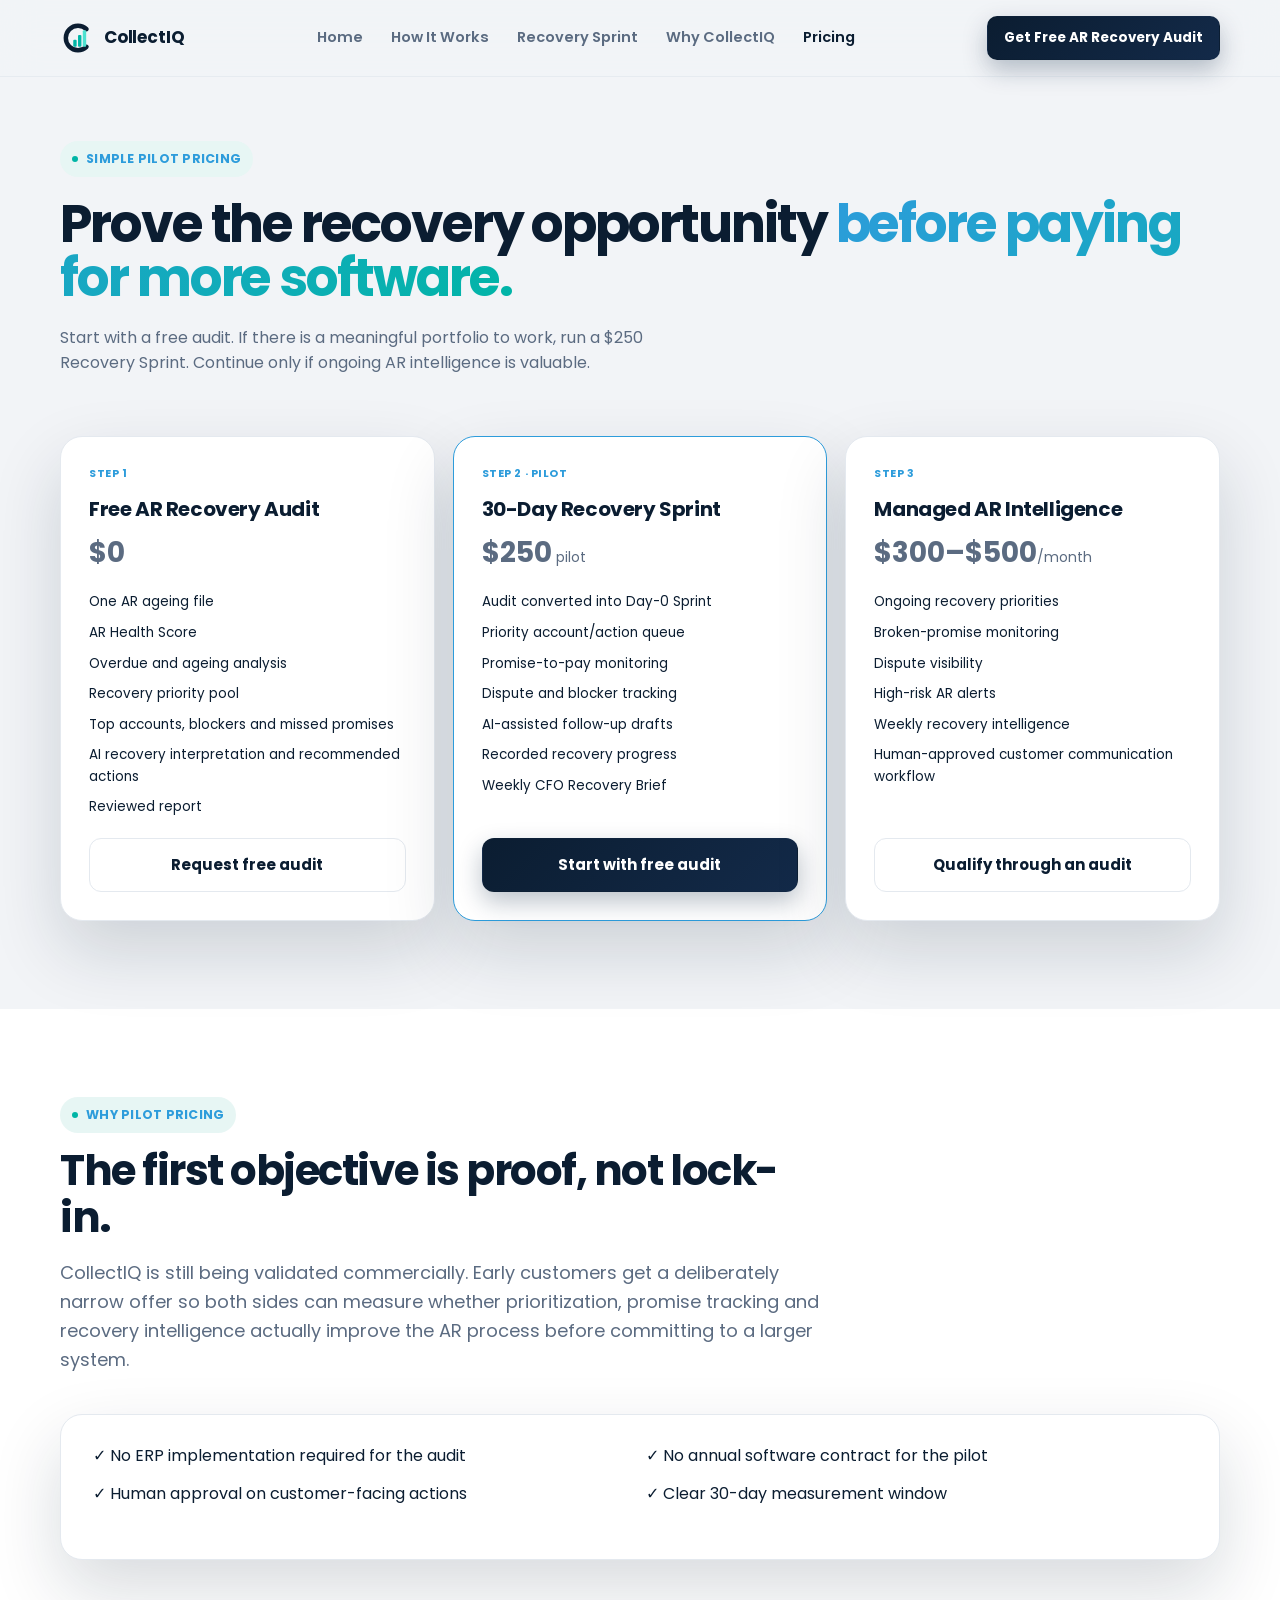
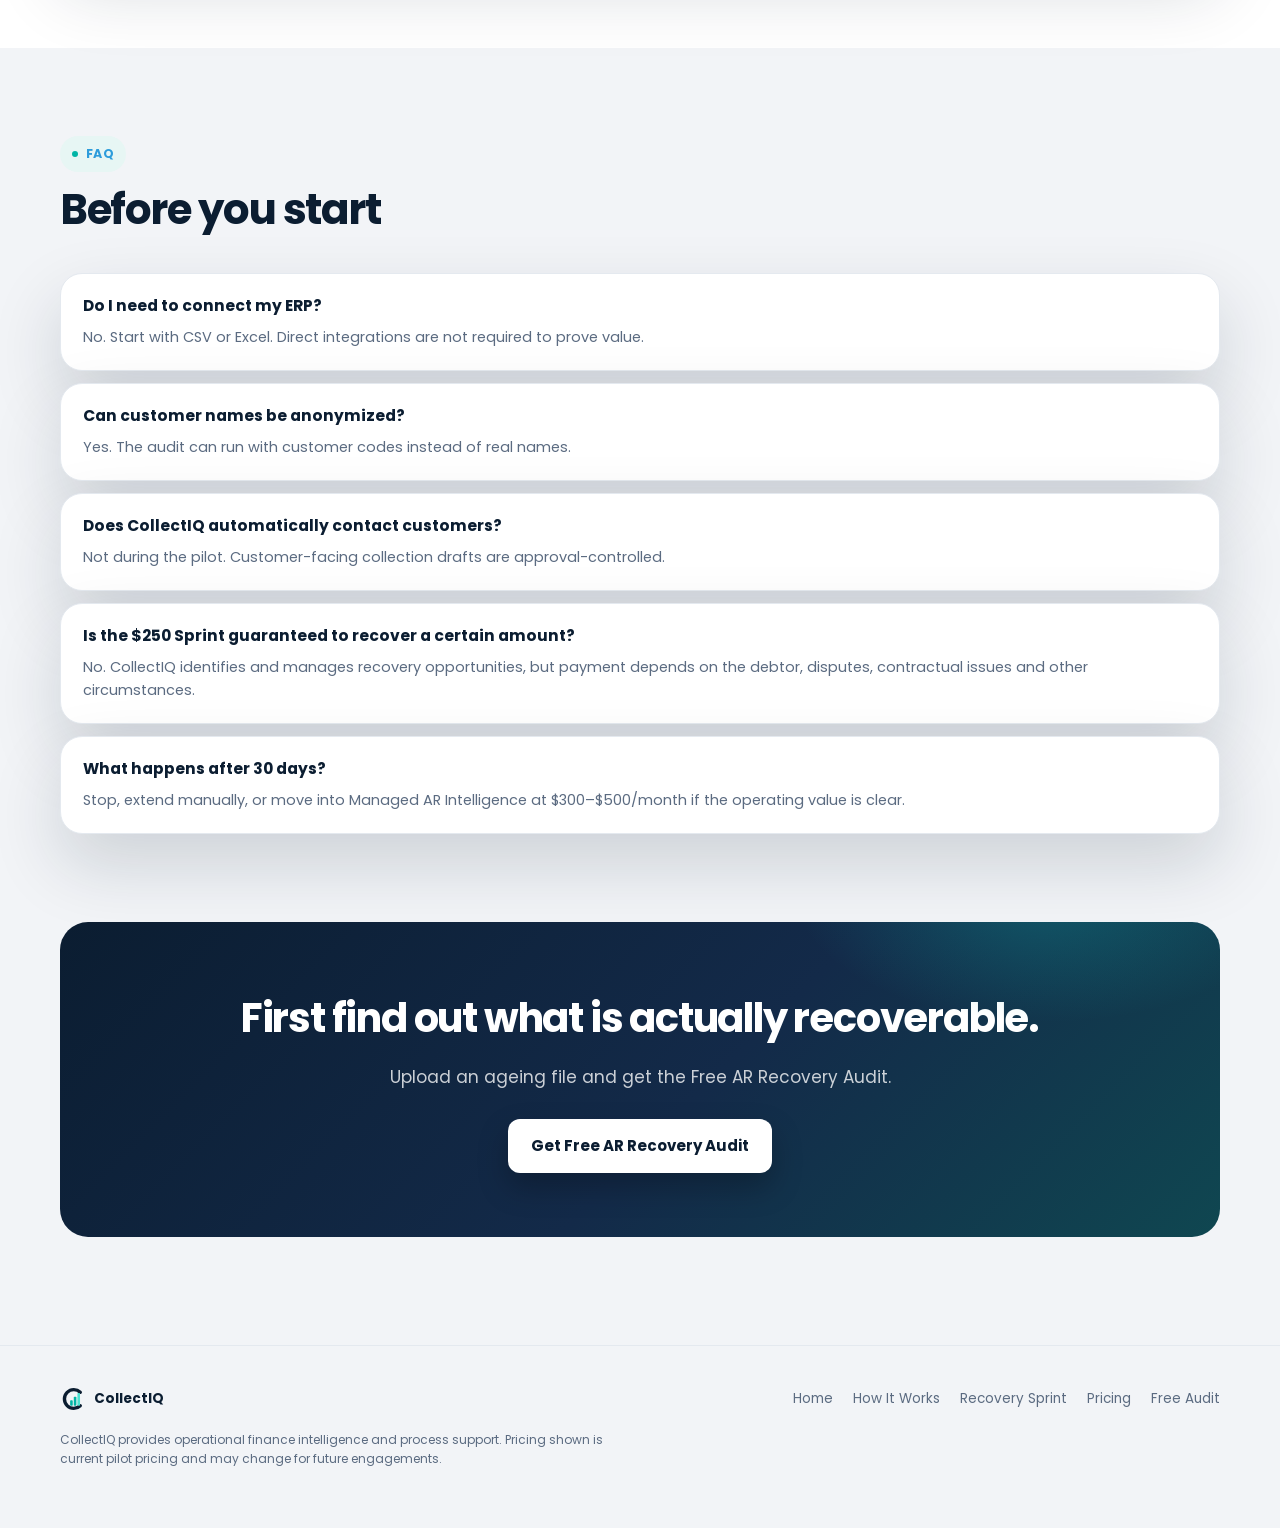
<file: 01_landing_intake/pricing.html>
<!DOCTYPE html><html lang="en"><head><meta charset="UTF-8"><meta name="viewport" content="width=device-width,initial-scale=1.0"><title>Pricing — CollectIQ</title><meta name="description" content="Free AR Recovery Audit, $250 Recovery Sprint pilot, and $300–$500/month Managed AR Intelligence."><link rel="stylesheet" href="assets/style.css"><link rel="preconnect" href="https://fonts.googleapis.com"><link rel="preconnect" href="https://fonts.gstatic.com" crossorigin><link href="https://fonts.googleapis.com/css2?family=Poppins:wght@400;500;600;700&display=swap" rel="stylesheet"></head><body>
<nav class="nav"><div class="container nav-inner"><a class="brand" href="index.html"><span class="brand-mark">C</span><span>CollectIQ</span></a><div class="navlinks" id="navlinks"><a href="index.html">Home</a><a href="product.html">How It Works</a><a href="recovery-sprint.html">Recovery Sprint</a><a href="why-collectiq.html">Why CollectIQ</a><a href="pricing.html" class="active">Pricing</a></div><div class="nav-right"><button class="navToggle" id="navToggle" aria-label="Toggle menu" aria-expanded="false"></button><a class="btn btn-primary btn-sm" href="audit.html">Get Free AR Recovery Audit</a></div></div></nav>
<header class="page-hero"><div class="container"><span class="eyebrow"><span class="dot"></span> SIMPLE PILOT PRICING</span><h1>Prove the recovery opportunity <span class="accent">before paying for more software.</span></h1><p class="hero-note" style="margin-top:14px;font-size:16px;max-width:64ch">Start with a free audit. If there is a meaningful portfolio to work, run a $250 Recovery Sprint. Continue only if ongoing AR intelligence is valuable.</p></div></header>
<section style="padding-top:24px"><div class="container reveal"><div class="tier-grid">
<div class="panel tier"><span class="tier-tag">Step 1</span><h3>Free AR Recovery Audit</h3><div class="tier-cost"><strong style="font-size:28px">$0</strong></div><ul><li>One AR ageing file</li><li>AR Health Score</li><li>Overdue and ageing analysis</li><li>Recovery priority pool</li><li>Top accounts, blockers and missed promises</li><li>AI recovery interpretation and recommended actions</li><li>Reviewed report</li></ul><a class="btn btn-secondary btn-block" href="audit.html">Request free audit</a></div>
<div class="panel tier highlight"><span class="tier-tag">Step 2 · Pilot</span><h3>30-Day Recovery Sprint</h3><div class="tier-cost"><strong style="font-size:28px">$250</strong> pilot</div><ul><li>Audit converted into Day-0 Sprint</li><li>Priority account/action queue</li><li>Promise-to-pay monitoring</li><li>Dispute and blocker tracking</li><li>AI-assisted follow-up drafts</li><li>Recorded recovery progress</li><li>Weekly CFO Recovery Brief</li></ul><a class="btn btn-primary btn-block" href="audit.html">Start with free audit</a></div>
<div class="panel tier"><span class="tier-tag">Step 3</span><h3>Managed AR Intelligence</h3><div class="tier-cost"><strong style="font-size:28px">$300–$500</strong>/month</div><ul><li>Ongoing recovery priorities</li><li>Broken-promise monitoring</li><li>Dispute visibility</li><li>High-risk AR alerts</li><li>Weekly recovery intelligence</li><li>Human-approved customer communication workflow</li></ul><a class="btn btn-secondary btn-block" href="audit.html">Qualify through an audit</a></div>
</div></div></section>
<section style="background:#fff"><div class="container reveal"><div class="section-head"><span class="eyebrow"><span class="dot"></span> WHY PILOT PRICING</span><h2>The first objective is proof, not lock-in.</h2><p>CollectIQ is still being validated commercially. Early customers get a deliberately narrow offer so both sides can measure whether prioritization, promise tracking and recovery intelligence actually improve the AR process before committing to a larger system.</p></div><div class="panel" style="padding:28px 32px"><div class="offer-list" style="display:grid;grid-template-columns:1fr 1fr;gap:12px"><div>✓ No ERP implementation required for the audit</div><div>✓ No annual software contract for the pilot</div><div>✓ Human approval on customer-facing actions</div><div>✓ Clear 30-day measurement window</div></div></div></div></section>
<section><div class="container reveal"><div class="section-head"><span class="eyebrow"><span class="dot"></span> FAQ</span><h2>Before you start</h2></div><div class="faq"><div class="panel faq-item"><h3>Do I need to connect my ERP?</h3><p>No. Start with CSV or Excel. Direct integrations are not required to prove value.</p></div><div class="panel faq-item"><h3>Can customer names be anonymized?</h3><p>Yes. The audit can run with customer codes instead of real names.</p></div><div class="panel faq-item"><h3>Does CollectIQ automatically contact customers?</h3><p>Not during the pilot. Customer-facing collection drafts are approval-controlled.</p></div><div class="panel faq-item"><h3>Is the $250 Sprint guaranteed to recover a certain amount?</h3><p>No. CollectIQ identifies and manages recovery opportunities, but payment depends on the debtor, disputes, contractual issues and other circumstances.</p></div><div class="panel faq-item"><h3>What happens after 30 days?</h3><p>Stop, extend manually, or move into Managed AR Intelligence at $300–$500/month if the operating value is clear.</p></div></div></div></section>
<section style="padding-top:0"><div class="container reveal"><div class="cta-band"><h2>First find out what is actually recoverable.</h2><p>Upload an ageing file and get the Free AR Recovery Audit.</p><div class="hero-cta"><a class="btn btn-primary" href="audit.html">Get Free AR Recovery Audit</a></div></div></div></section>
<footer><div class="container"><div class="footer-inner" style="margin-bottom:18px"><div class="footer-brand"><span class="brand-mark" style="width:26px;height:26px;font-size:13px">C</span> CollectIQ</div><div class="footer-links"><a href="index.html">Home</a><a href="product.html">How It Works</a><a href="recovery-sprint.html">Recovery Sprint</a><a href="pricing.html">Pricing</a><a href="audit.html">Free Audit</a></div></div><p class="disclaimer">CollectIQ provides operational finance intelligence and process support. Pricing shown is current pilot pricing and may change for future engagements.</p></div></footer><script>const io=new IntersectionObserver(e=>e.forEach(x=>{if(x.isIntersecting){x.target.classList.add('in');io.unobserve(x.target)}}),{threshold:.12});document.querySelectorAll('.reveal').forEach(x=>io.observe(x));</script><script src="assets/nav.js"></script></body></html>
</file>
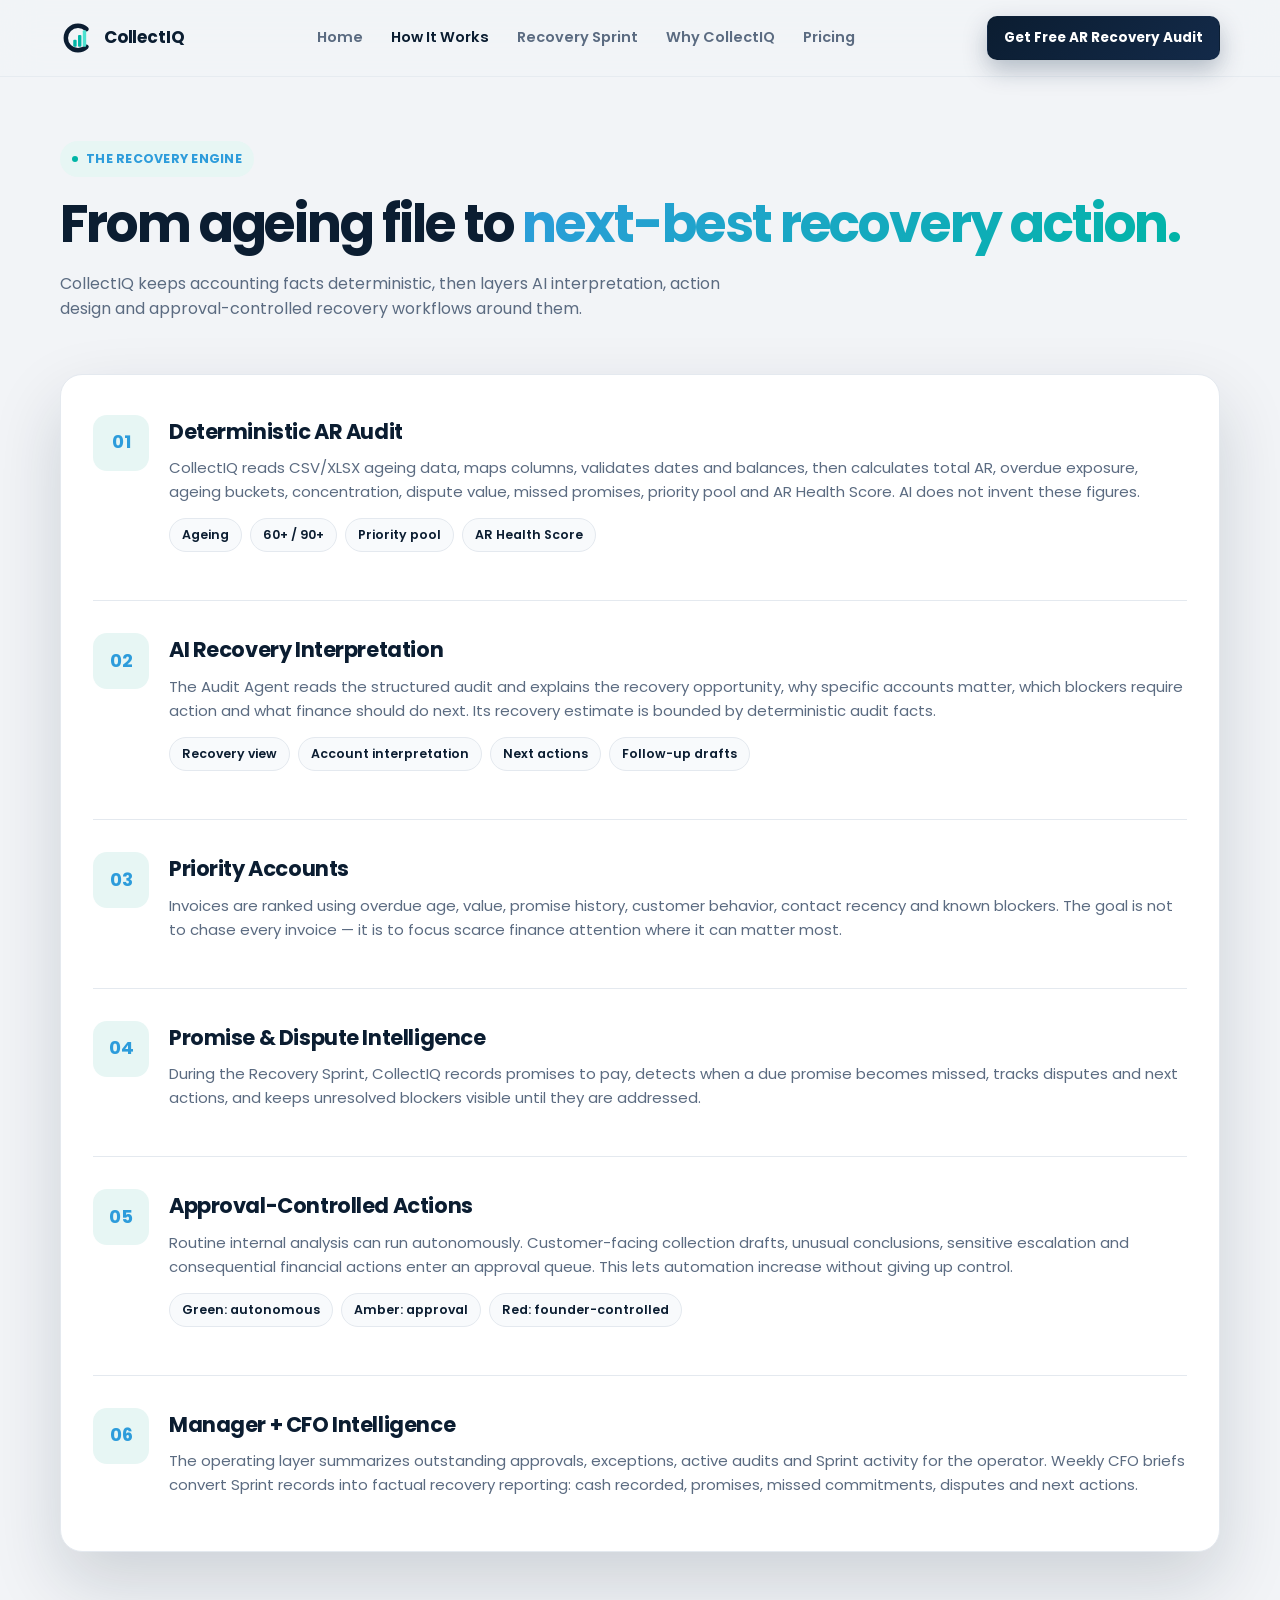
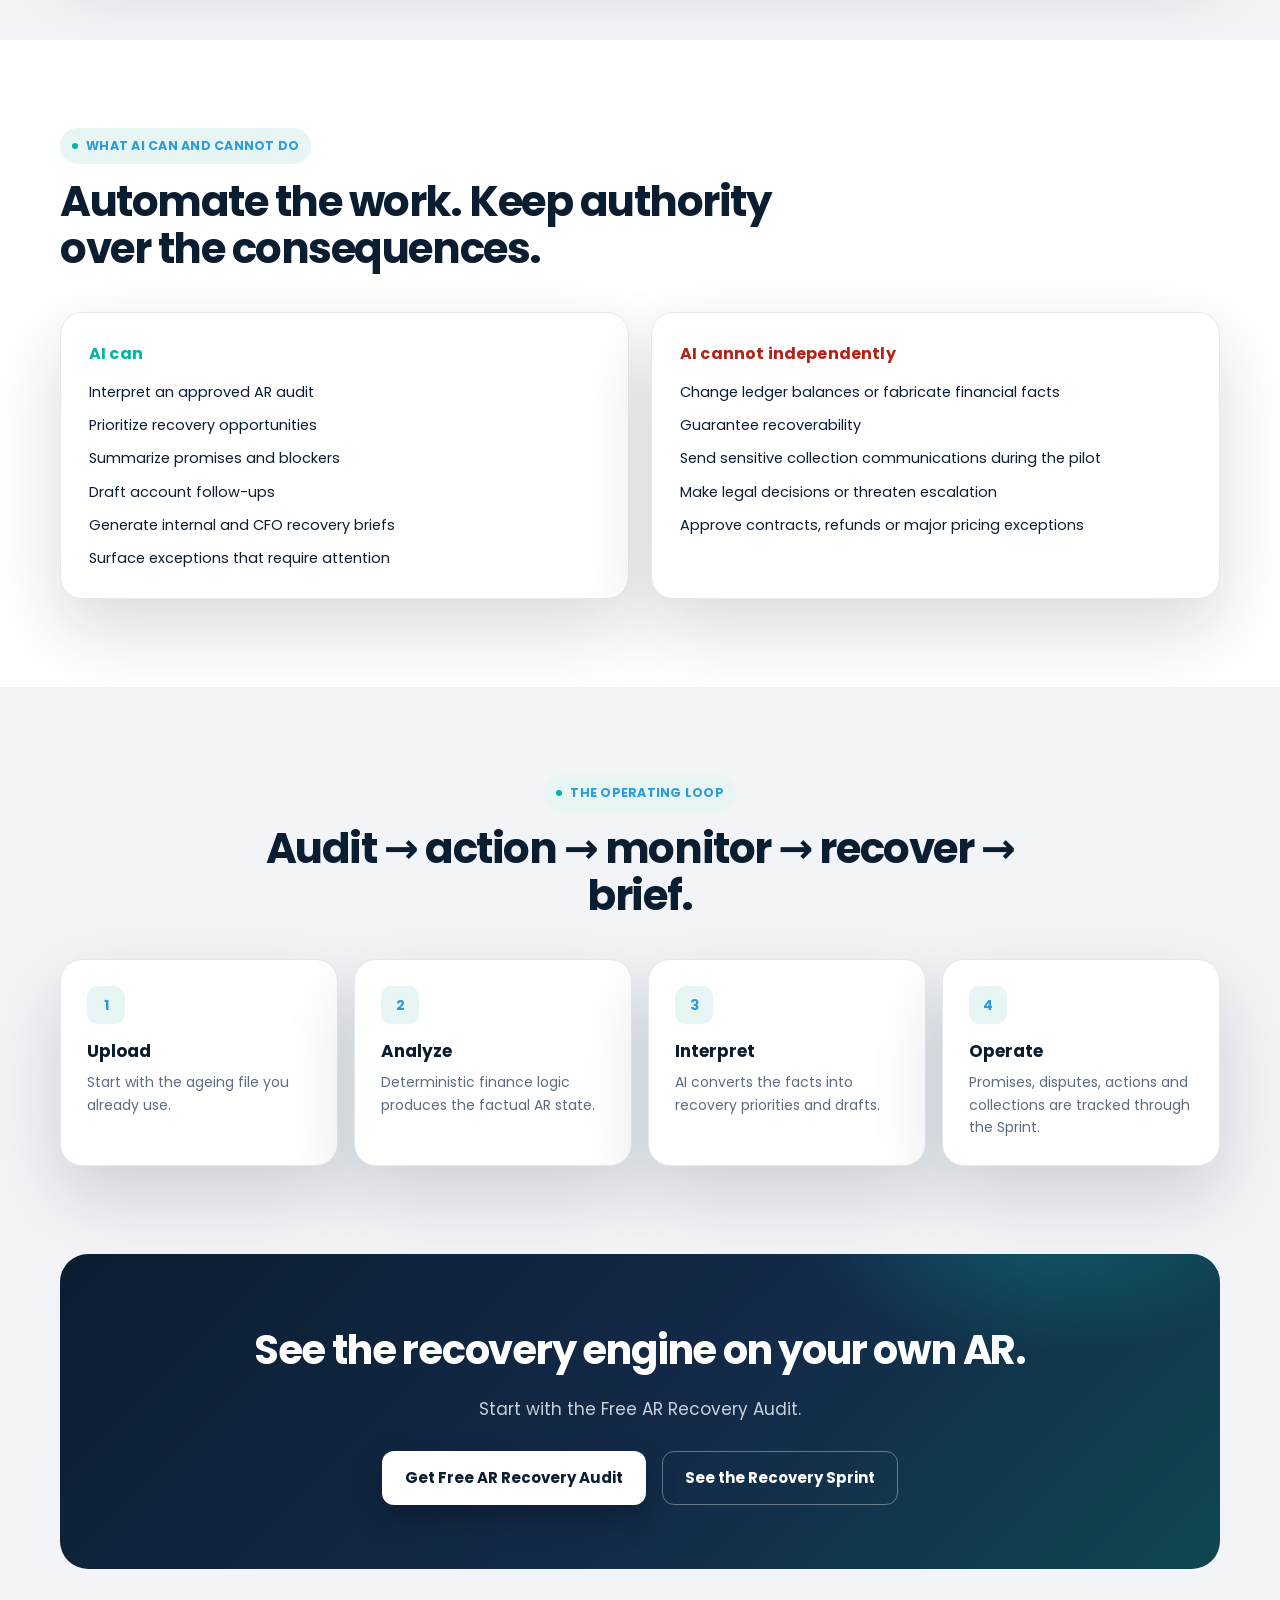
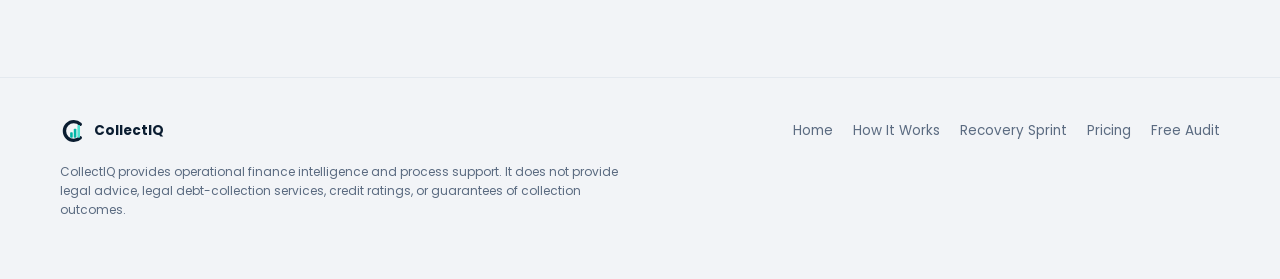
<file: 01_landing_intake/product.html>
<!DOCTYPE html><html lang="en"><head><meta charset="UTF-8"><meta name="viewport" content="width=device-width,initial-scale=1.0"><title>How CollectIQ Works — AI AR Recovery Analyst</title><meta name="description" content="See how CollectIQ combines deterministic AR calculations with AI recovery analysis, approval-controlled actions, promise tracking and CFO reporting."><link rel="stylesheet" href="assets/style.css"><link rel="preconnect" href="https://fonts.googleapis.com"><link rel="preconnect" href="https://fonts.gstatic.com" crossorigin><link href="https://fonts.googleapis.com/css2?family=Poppins:wght@400;500;600;700&display=swap" rel="stylesheet"></head><body>
<nav class="nav"><div class="container nav-inner"><a class="brand" href="index.html"><span class="brand-mark">C</span><span>CollectIQ</span></a><div class="navlinks" id="navlinks"><a href="index.html">Home</a><a href="product.html" class="active">How It Works</a><a href="recovery-sprint.html">Recovery Sprint</a><a href="why-collectiq.html">Why CollectIQ</a><a href="pricing.html">Pricing</a></div><div class="nav-right"><button class="navToggle" id="navToggle" aria-label="Toggle menu" aria-expanded="false"></button><a class="btn btn-primary btn-sm" href="audit.html">Get Free AR Recovery Audit</a></div></div></nav>
<header class="page-hero"><div class="container"><span class="eyebrow"><span class="dot"></span> THE RECOVERY ENGINE</span><h1>From ageing file to <span class="accent">next-best recovery action.</span></h1><p class="hero-note" style="margin-top:14px;font-size:16px;max-width:68ch">CollectIQ keeps accounting facts deterministic, then layers AI interpretation, action design and approval-controlled recovery workflows around them.</p></div></header>
<section style="padding-top:16px"><div class="container reveal"><div class="panel" style="padding:8px 32px">
<div class="feature"><div class="feature-icon">01</div><div><h3>Deterministic AR Audit</h3><p class="desc">CollectIQ reads CSV/XLSX ageing data, maps columns, validates dates and balances, then calculates total AR, overdue exposure, ageing buckets, concentration, dispute value, missed promises, priority pool and AR Health Score. AI does not invent these figures.</p><div class="taglist"><span>Ageing</span><span>60+ / 90+</span><span>Priority pool</span><span>AR Health Score</span></div></div></div>
<div class="feature"><div class="feature-icon">02</div><div><h3>AI Recovery Interpretation</h3><p class="desc">The Audit Agent reads the structured audit and explains the recovery opportunity, why specific accounts matter, which blockers require action and what finance should do next. Its recovery estimate is bounded by deterministic audit facts.</p><div class="taglist"><span>Recovery view</span><span>Account interpretation</span><span>Next actions</span><span>Follow-up drafts</span></div></div></div>
<div class="feature"><div class="feature-icon">03</div><div><h3>Priority Accounts</h3><p class="desc">Invoices are ranked using overdue age, value, promise history, customer behavior, contact recency and known blockers. The goal is not to chase every invoice — it is to focus scarce finance attention where it can matter most.</p></div></div>
<div class="feature"><div class="feature-icon">04</div><div><h3>Promise &amp; Dispute Intelligence</h3><p class="desc">During the Recovery Sprint, CollectIQ records promises to pay, detects when a due promise becomes missed, tracks disputes and next actions, and keeps unresolved blockers visible until they are addressed.</p></div></div>
<div class="feature"><div class="feature-icon">05</div><div><h3>Approval-Controlled Actions</h3><p class="desc">Routine internal analysis can run autonomously. Customer-facing collection drafts, unusual conclusions, sensitive escalation and consequential financial actions enter an approval queue. This lets automation increase without giving up control.</p><div class="taglist"><span>Green: autonomous</span><span>Amber: approval</span><span>Red: founder-controlled</span></div></div></div>
<div class="feature"><div class="feature-icon">06</div><div><h3>Manager + CFO Intelligence</h3><p class="desc">The operating layer summarizes outstanding approvals, exceptions, active audits and Sprint activity for the operator. Weekly CFO briefs convert Sprint records into factual recovery reporting: cash recorded, promises, missed commitments, disputes and next actions.</p></div></div>
</div></div></section>
<section style="background:#fff"><div class="container reveal"><div class="section-head"><span class="eyebrow"><span class="dot"></span> WHAT AI CAN AND CANNOT DO</span><h2>Automate the work. Keep authority over the consequences.</h2></div><div class="position-grid"><div class="panel position-card"><h3 style="color:var(--teal)">AI can</h3><ul><li>Interpret an approved AR audit</li><li>Prioritize recovery opportunities</li><li>Summarize promises and blockers</li><li>Draft account follow-ups</li><li>Generate internal and CFO recovery briefs</li><li>Surface exceptions that require attention</li></ul></div><div class="panel position-card"><h3 style="color:var(--danger)">AI cannot independently</h3><ul><li>Change ledger balances or fabricate financial facts</li><li>Guarantee recoverability</li><li>Send sensitive collection communications during the pilot</li><li>Make legal decisions or threaten escalation</li><li>Approve contracts, refunds or major pricing exceptions</li></ul></div></div></div></section>
<section><div class="container reveal"><div class="section-head center"><span class="eyebrow"><span class="dot"></span> THE OPERATING LOOP</span><h2>Audit → action → monitor → recover → brief.</h2></div><div class="workflow"><div class="panel step"><div class="num">1</div><h3>Upload</h3><p>Start with the ageing file you already use.</p></div><div class="panel step"><div class="num">2</div><h3>Analyze</h3><p>Deterministic finance logic produces the factual AR state.</p></div><div class="panel step"><div class="num">3</div><h3>Interpret</h3><p>AI converts the facts into recovery priorities and drafts.</p></div><div class="panel step"><div class="num">4</div><h3>Operate</h3><p>Promises, disputes, actions and collections are tracked through the Sprint.</p></div></div></div></section>
<section style="padding-top:0"><div class="container reveal"><div class="cta-band"><h2>See the recovery engine on your own AR.</h2><p>Start with the Free AR Recovery Audit.</p><div class="hero-cta"><a class="btn btn-primary" href="audit.html">Get Free AR Recovery Audit</a><a class="btn btn-secondary" href="recovery-sprint.html">See the Recovery Sprint</a></div></div></div></section>
<footer><div class="container"><div class="footer-inner" style="margin-bottom:18px"><div class="footer-brand"><span class="brand-mark" style="width:26px;height:26px;font-size:13px">C</span> CollectIQ</div><div class="footer-links"><a href="index.html">Home</a><a href="product.html">How It Works</a><a href="recovery-sprint.html">Recovery Sprint</a><a href="pricing.html">Pricing</a><a href="audit.html">Free Audit</a></div></div><p class="disclaimer">CollectIQ provides operational finance intelligence and process support. It does not provide legal advice, legal debt-collection services, credit ratings, or guarantees of collection outcomes.</p></div></footer><script>const io=new IntersectionObserver((e)=>e.forEach(x=>{if(x.isIntersecting){x.target.classList.add('in');io.unobserve(x.target)}}),{threshold:.12});document.querySelectorAll('.reveal').forEach(x=>io.observe(x));</script><script src="assets/nav.js"></script></body></html>
</file>
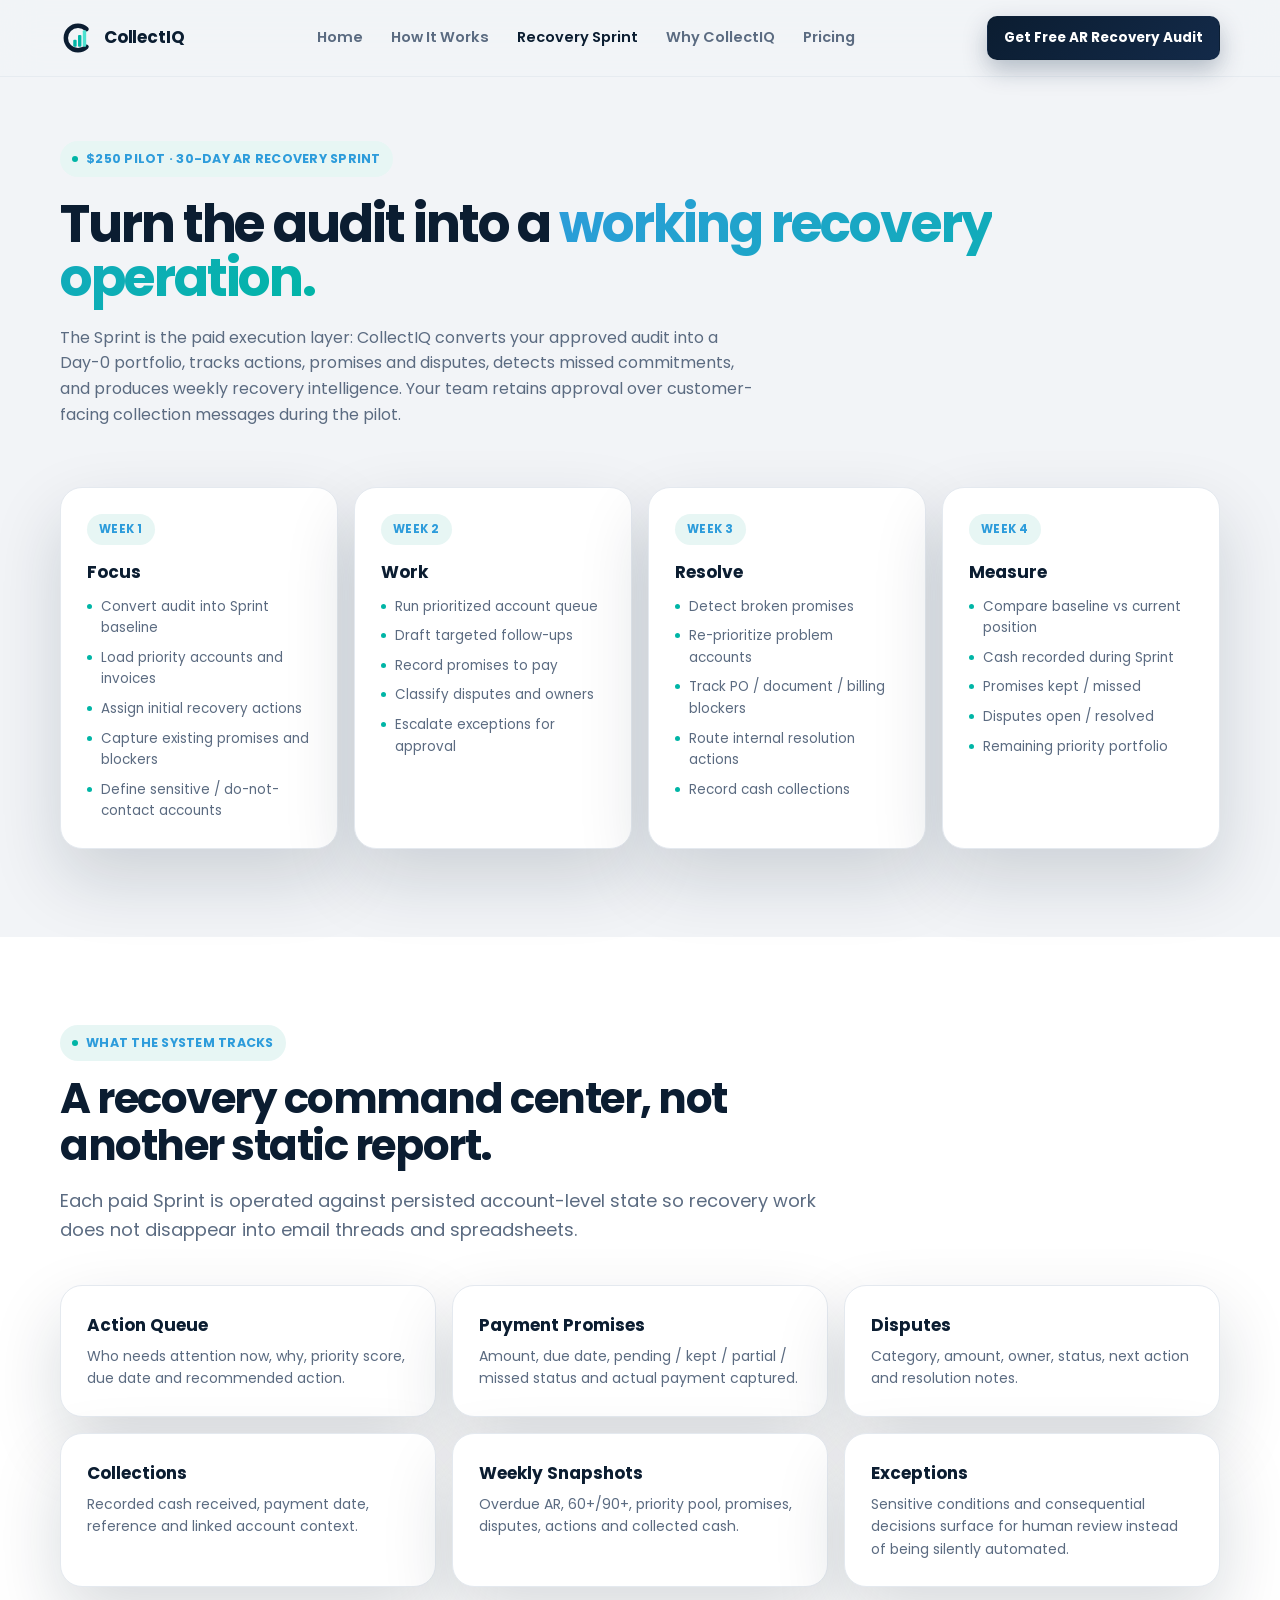
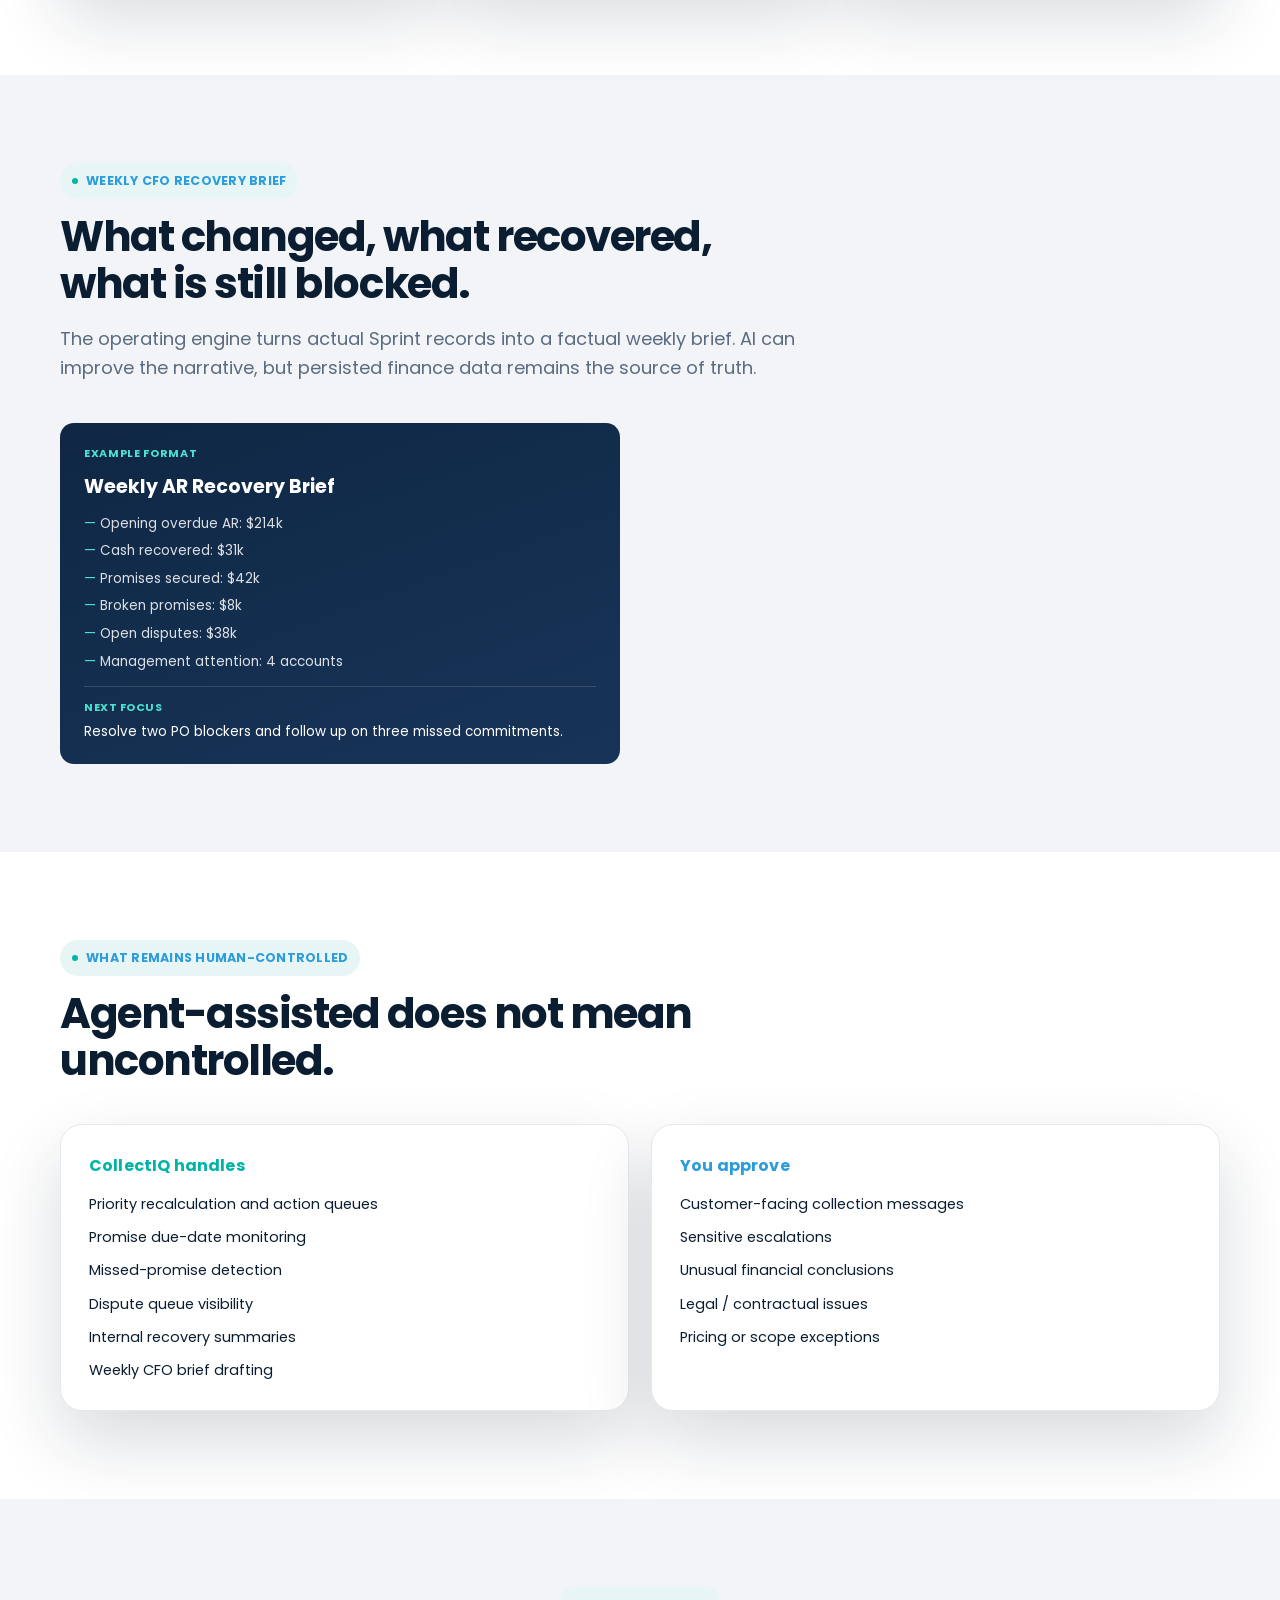
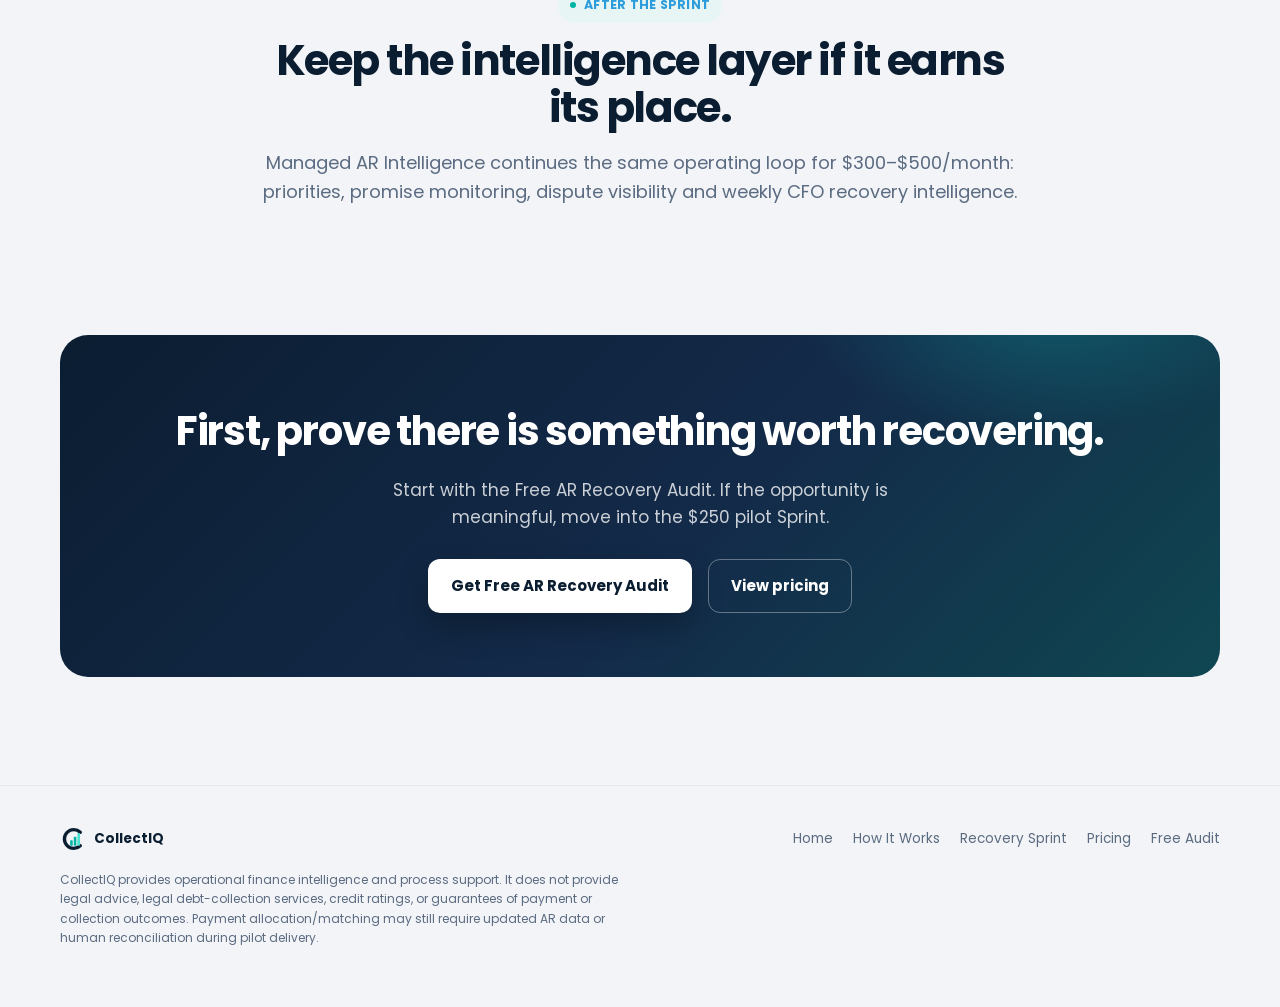
<file: 01_landing_intake/recovery-sprint.html>
<!DOCTYPE html><html lang="en"><head><meta charset="UTF-8"><meta name="viewport" content="width=device-width,initial-scale=1.0"><title>$250 AR Recovery Sprint — CollectIQ</title><meta name="description" content="A 30-day agent-assisted AR Recovery Sprint that tracks priority accounts, payment promises, disputes, actions and weekly recovery intelligence."><link rel="stylesheet" href="assets/style.css"><link rel="preconnect" href="https://fonts.googleapis.com"><link rel="preconnect" href="https://fonts.gstatic.com" crossorigin><link href="https://fonts.googleapis.com/css2?family=Poppins:wght@400;500;600;700&display=swap" rel="stylesheet"></head><body>
<nav class="nav"><div class="container nav-inner"><a class="brand" href="index.html"><span class="brand-mark">C</span><span>CollectIQ</span></a><div class="navlinks" id="navlinks"><a href="index.html">Home</a><a href="product.html">How It Works</a><a href="recovery-sprint.html" class="active">Recovery Sprint</a><a href="why-collectiq.html">Why CollectIQ</a><a href="pricing.html">Pricing</a></div><div class="nav-right"><button class="navToggle" id="navToggle" aria-label="Toggle menu" aria-expanded="false"></button><a class="btn btn-primary btn-sm" href="audit.html">Get Free AR Recovery Audit</a></div></div></nav>
<header class="page-hero"><div class="container"><span class="eyebrow"><span class="dot"></span> $250 PILOT · 30-DAY AR RECOVERY SPRINT</span><h1>Turn the audit into a <span class="accent">working recovery operation.</span></h1><p class="hero-note" style="margin-top:14px;font-size:16px;max-width:70ch">The Sprint is the paid execution layer: CollectIQ converts your approved audit into a Day-0 portfolio, tracks actions, promises and disputes, detects missed commitments, and produces weekly recovery intelligence. Your team retains approval over customer-facing collection messages during the pilot.</p></div></header>
<section style="padding-top:24px"><div class="container reveal"><div class="timeline"><div class="panel week"><span class="wk-badge">WEEK 1</span><h3>Focus</h3><ul><li>Convert audit into Sprint baseline</li><li>Load priority accounts and invoices</li><li>Assign initial recovery actions</li><li>Capture existing promises and blockers</li><li>Define sensitive / do-not-contact accounts</li></ul></div><div class="panel week"><span class="wk-badge">WEEK 2</span><h3>Work</h3><ul><li>Run prioritized account queue</li><li>Draft targeted follow-ups</li><li>Record promises to pay</li><li>Classify disputes and owners</li><li>Escalate exceptions for approval</li></ul></div><div class="panel week"><span class="wk-badge">WEEK 3</span><h3>Resolve</h3><ul><li>Detect broken promises</li><li>Re-prioritize problem accounts</li><li>Track PO / document / billing blockers</li><li>Route internal resolution actions</li><li>Record cash collections</li></ul></div><div class="panel week"><span class="wk-badge">WEEK 4</span><h3>Measure</h3><ul><li>Compare baseline vs current position</li><li>Cash recorded during Sprint</li><li>Promises kept / missed</li><li>Disputes open / resolved</li><li>Remaining priority portfolio</li></ul></div></div></div></section>
<section style="background:#fff"><div class="container reveal"><div class="section-head"><span class="eyebrow"><span class="dot"></span> WHAT THE SYSTEM TRACKS</span><h2>A recovery command center, not another static report.</h2><p>Each paid Sprint is operated against persisted account-level state so recovery work does not disappear into email threads and spreadsheets.</p></div><div class="workflow" style="grid-template-columns:repeat(3,1fr)"><div class="panel step"><h3>Action Queue</h3><p>Who needs attention now, why, priority score, due date and recommended action.</p></div><div class="panel step"><h3>Payment Promises</h3><p>Amount, due date, pending / kept / partial / missed status and actual payment captured.</p></div><div class="panel step"><h3>Disputes</h3><p>Category, amount, owner, status, next action and resolution notes.</p></div><div class="panel step"><h3>Collections</h3><p>Recorded cash received, payment date, reference and linked account context.</p></div><div class="panel step"><h3>Weekly Snapshots</h3><p>Overdue AR, 60+/90+, priority pool, promises, disputes, actions and collected cash.</p></div><div class="panel step"><h3>Exceptions</h3><p>Sensitive conditions and consequential decisions surface for human review instead of being silently automated.</p></div></div></div></section>
<section><div class="container reveal"><div class="section-head"><span class="eyebrow"><span class="dot"></span> WEEKLY CFO RECOVERY BRIEF</span><h2>What changed, what recovered, what is still blocked.</h2><p>The operating engine turns actual Sprint records into a factual weekly brief. AI can improve the narrative, but persisted finance data remains the source of truth.</p></div><div class="example-box" style="max-width:560px"><div class="ex-tag">Example format</div><div class="ex-title">Weekly AR Recovery Brief</div><ul><li>Opening overdue AR: $214k</li><li>Cash recovered: $31k</li><li>Promises secured: $42k</li><li>Broken promises: $8k</li><li>Open disputes: $38k</li><li>Management attention: 4 accounts</li></ul><div class="ex-action"><strong>Next focus</strong> Resolve two PO blockers and follow up on three missed commitments.</div></div></div></section>
<section style="background:#fff"><div class="container reveal"><div class="section-head"><span class="eyebrow"><span class="dot"></span> WHAT REMAINS HUMAN-CONTROLLED</span><h2>Agent-assisted does not mean uncontrolled.</h2></div><div class="position-grid"><div class="panel position-card"><h3 style="color:var(--teal)">CollectIQ handles</h3><ul><li>Priority recalculation and action queues</li><li>Promise due-date monitoring</li><li>Missed-promise detection</li><li>Dispute queue visibility</li><li>Internal recovery summaries</li><li>Weekly CFO brief drafting</li></ul></div><div class="panel position-card"><h3 style="color:var(--blue)">You approve</h3><ul><li>Customer-facing collection messages</li><li>Sensitive escalations</li><li>Unusual financial conclusions</li><li>Legal / contractual issues</li><li>Pricing or scope exceptions</li></ul></div></div></div></section>
<section><div class="container reveal"><div class="section-head center"><span class="eyebrow"><span class="dot"></span> AFTER THE SPRINT</span><h2>Keep the intelligence layer if it earns its place.</h2><p>Managed AR Intelligence continues the same operating loop for $300–$500/month: priorities, promise monitoring, dispute visibility and weekly CFO recovery intelligence.</p></div></div></section>
<section style="padding-top:0"><div class="container reveal"><div class="cta-band"><h2>First, prove there is something worth recovering.</h2><p>Start with the Free AR Recovery Audit. If the opportunity is meaningful, move into the $250 pilot Sprint.</p><div class="hero-cta"><a class="btn btn-primary" href="audit.html">Get Free AR Recovery Audit</a><a class="btn btn-secondary" href="pricing.html">View pricing</a></div></div></div></section>
<footer><div class="container"><div class="footer-inner" style="margin-bottom:18px"><div class="footer-brand"><span class="brand-mark" style="width:26px;height:26px;font-size:13px">C</span> CollectIQ</div><div class="footer-links"><a href="index.html">Home</a><a href="product.html">How It Works</a><a href="recovery-sprint.html">Recovery Sprint</a><a href="pricing.html">Pricing</a><a href="audit.html">Free Audit</a></div></div><p class="disclaimer">CollectIQ provides operational finance intelligence and process support. It does not provide legal advice, legal debt-collection services, credit ratings, or guarantees of payment or collection outcomes. Payment allocation/matching may still require updated AR data or human reconciliation during pilot delivery.</p></div></footer><script>const io=new IntersectionObserver(e=>e.forEach(x=>{if(x.isIntersecting){x.target.classList.add('in');io.unobserve(x.target)}}),{threshold:.12});document.querySelectorAll('.reveal').forEach(x=>io.observe(x));</script><script src="assets/nav.js"></script></body></html>
</file>
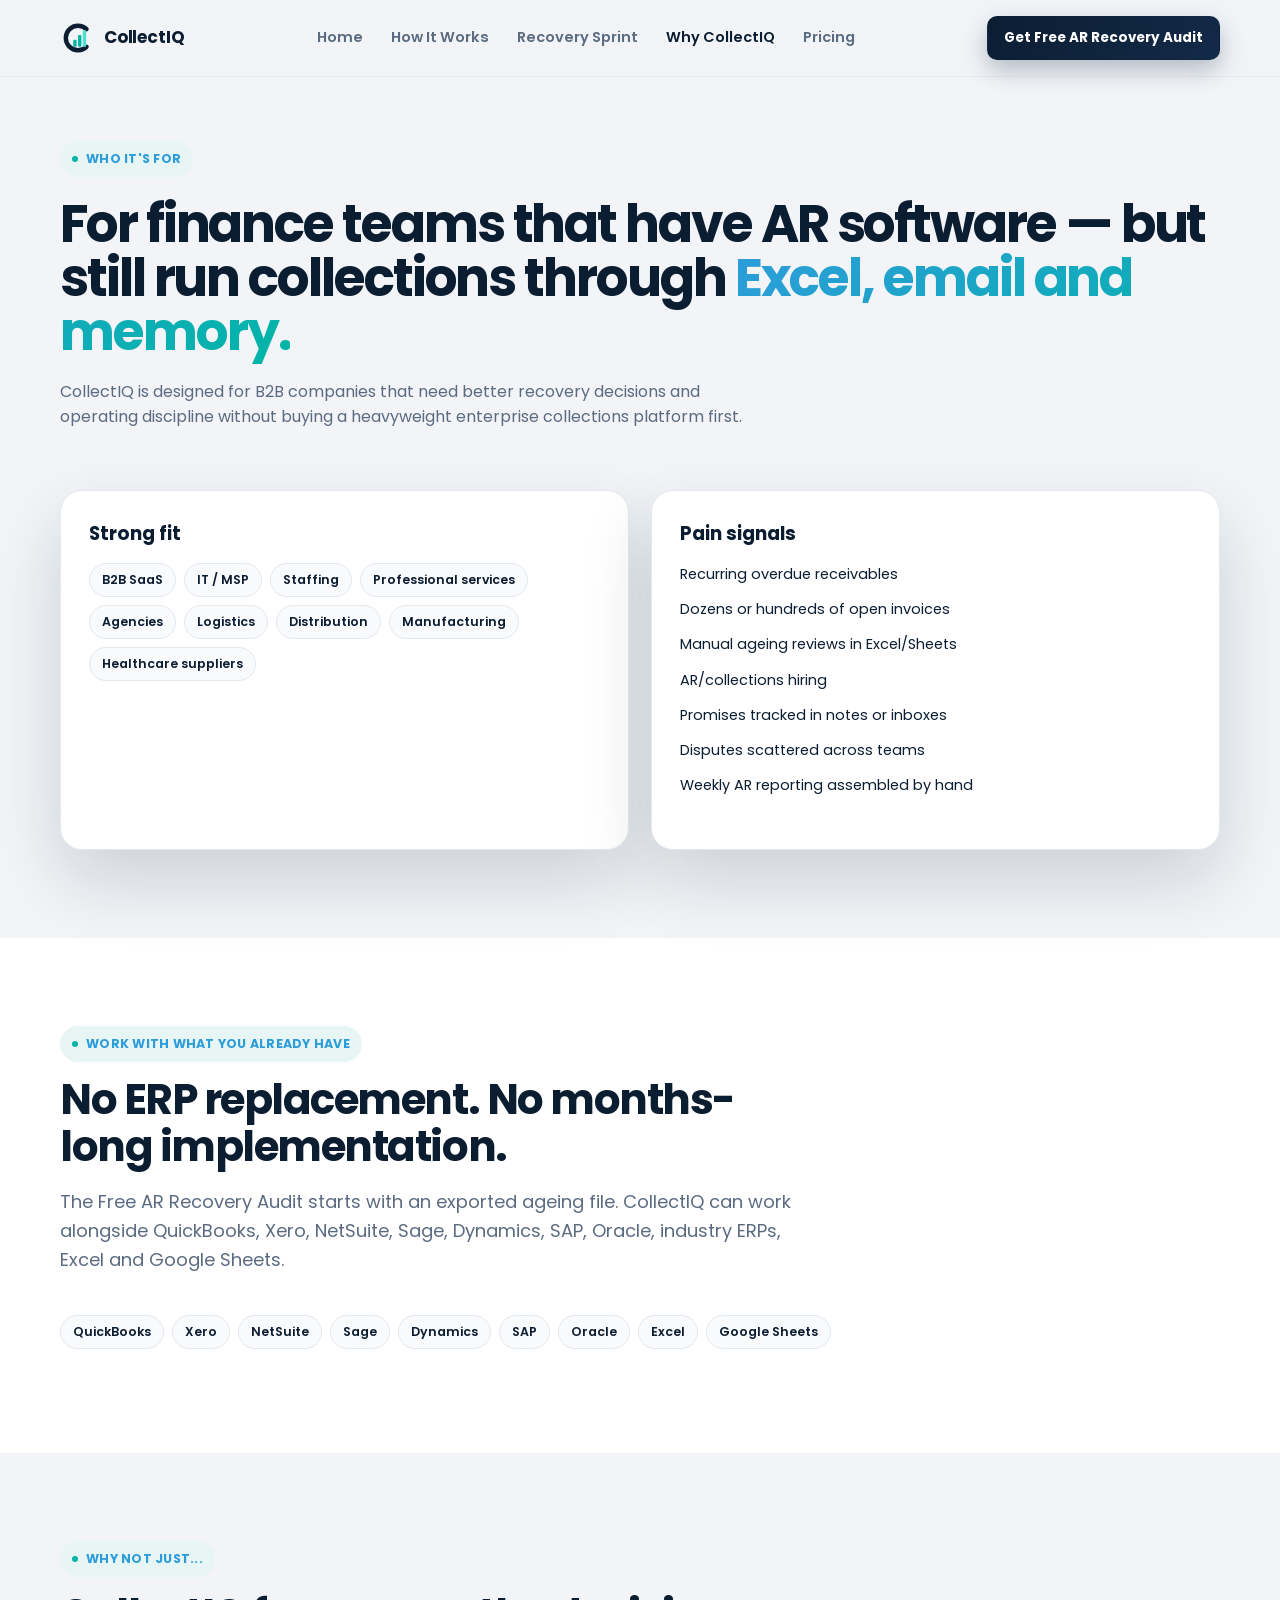
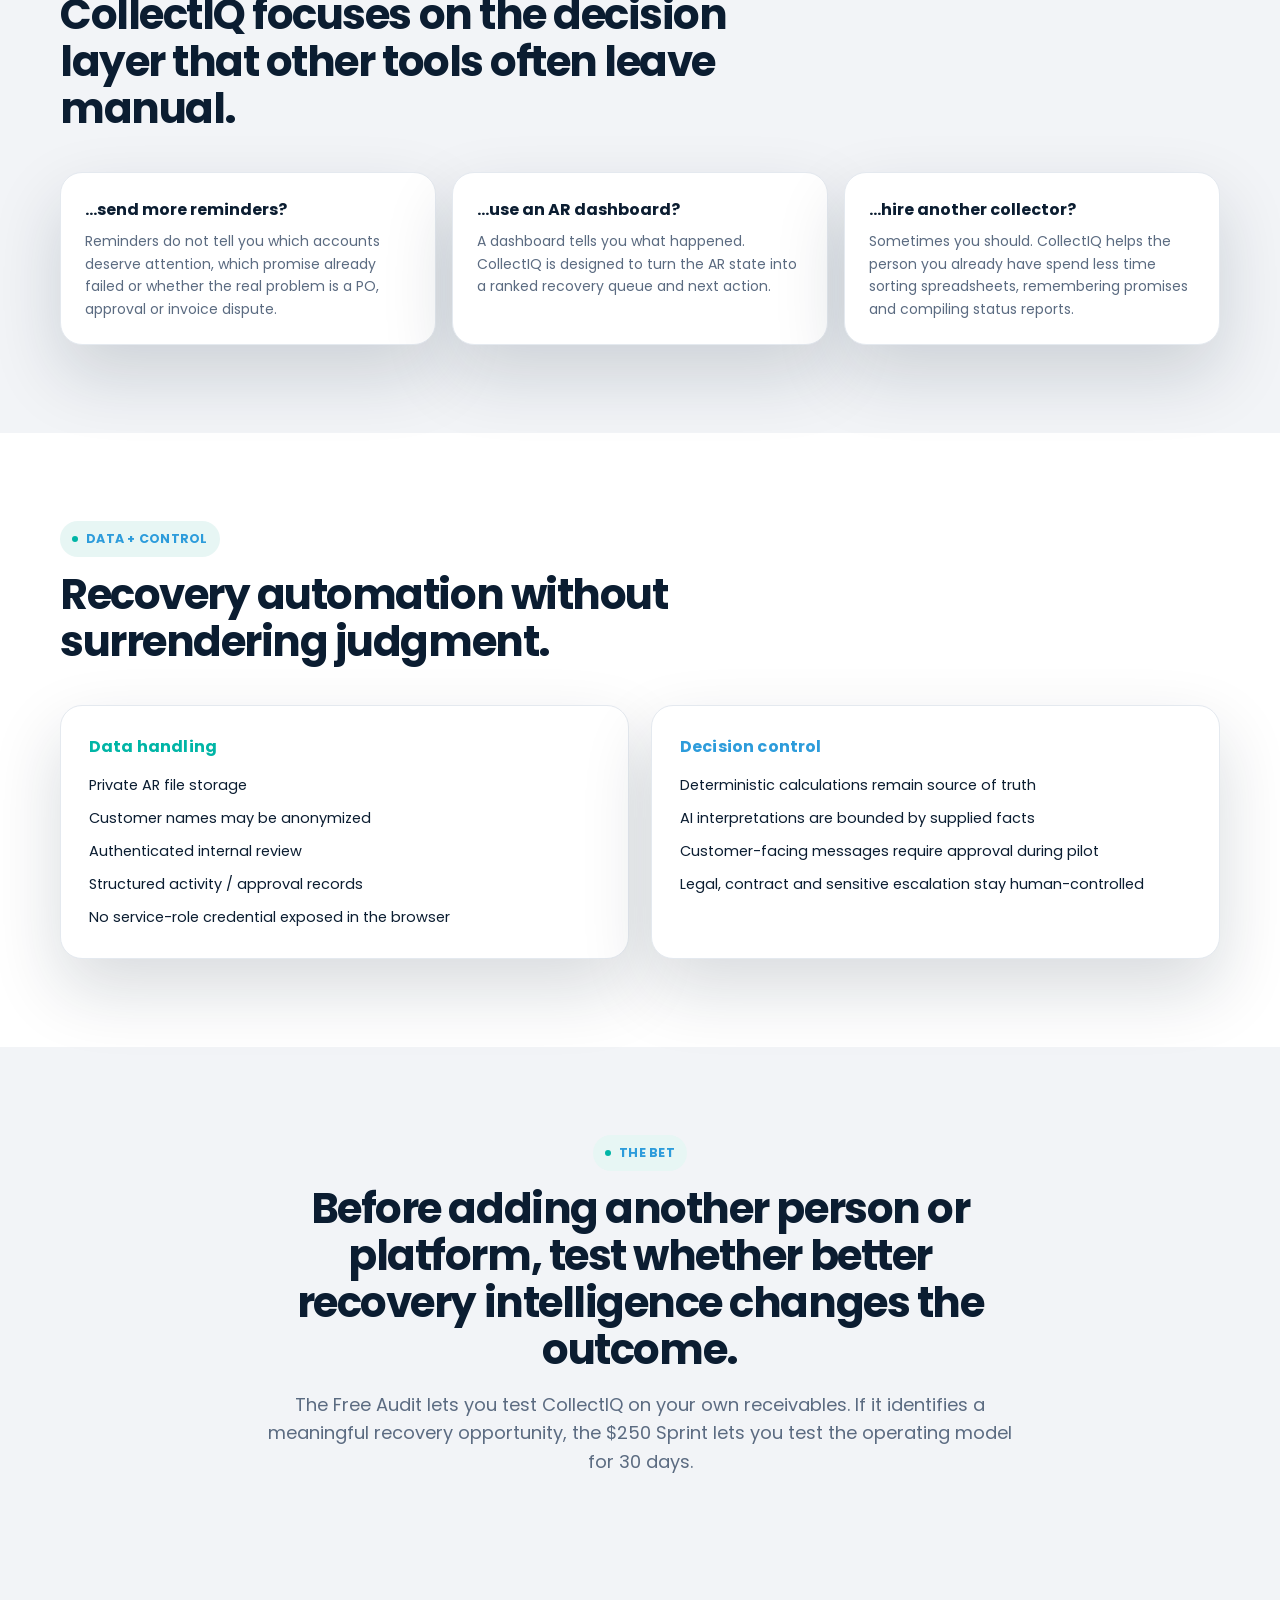
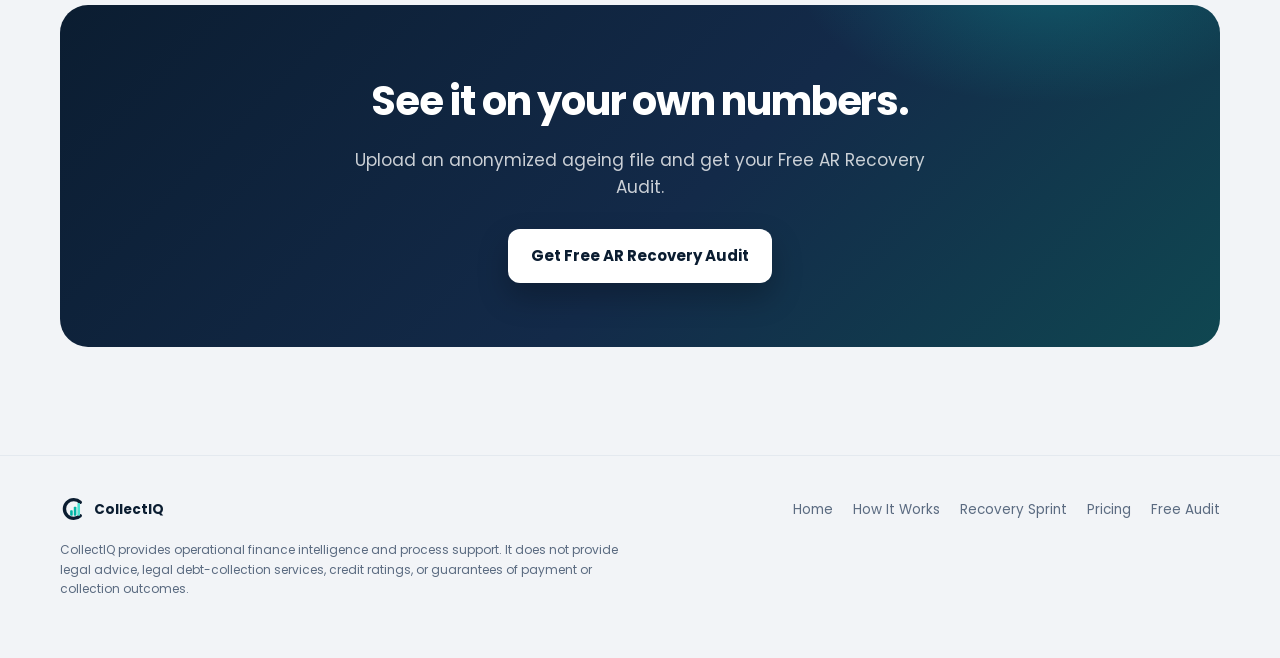
<file: 01_landing_intake/why-collectiq.html>
<!DOCTYPE html><html lang="en"><head><meta charset="UTF-8"><meta name="viewport" content="width=device-width,initial-scale=1.0"><title>Why CollectIQ — AI AR Recovery Analyst</title><meta name="description" content="CollectIQ is built for B2B companies managing collections through accounting software, spreadsheets and email — without requiring an enterprise AR transformation."><link rel="stylesheet" href="assets/style.css"><link rel="preconnect" href="https://fonts.googleapis.com"><link rel="preconnect" href="https://fonts.gstatic.com" crossorigin><link href="https://fonts.googleapis.com/css2?family=Poppins:wght@400;500;600;700&display=swap" rel="stylesheet"></head><body>
<nav class="nav"><div class="container nav-inner"><a class="brand" href="index.html"><span class="brand-mark">C</span><span>CollectIQ</span></a><div class="navlinks" id="navlinks"><a href="index.html">Home</a><a href="product.html">How It Works</a><a href="recovery-sprint.html">Recovery Sprint</a><a href="why-collectiq.html" class="active">Why CollectIQ</a><a href="pricing.html">Pricing</a></div><div class="nav-right"><button class="navToggle" id="navToggle" aria-label="Toggle menu" aria-expanded="false"></button><a class="btn btn-primary btn-sm" href="audit.html">Get Free AR Recovery Audit</a></div></div></nav>
<header class="page-hero"><div class="container"><span class="eyebrow"><span class="dot"></span> WHO IT'S FOR</span><h1>For finance teams that have AR software — but still run collections through <span class="accent">Excel, email and memory.</span></h1><p class="hero-note" style="margin-top:14px;font-size:16px;max-width:70ch">CollectIQ is designed for B2B companies that need better recovery decisions and operating discipline without buying a heavyweight enterprise collections platform first.</p></div></header>
<section style="padding-top:24px"><div class="container reveal"><div class="columns-wrap" style="display:grid;grid-template-columns:1fr 1fr;gap:22px"><div class="panel" style="padding:28px"><h3 style="margin:0 0 14px">Strong fit</h3><div class="taglist"><span>B2B SaaS</span><span>IT / MSP</span><span>Staffing</span><span>Professional services</span><span>Agencies</span><span>Logistics</span><span>Distribution</span><span>Manufacturing</span><span>Healthcare suppliers</span></div></div><div class="panel" style="padding:28px"><h3 style="margin:0 0 14px">Pain signals</h3><ul class="offer-list"><li>Recurring overdue receivables</li><li>Dozens or hundreds of open invoices</li><li>Manual ageing reviews in Excel/Sheets</li><li>AR/collections hiring</li><li>Promises tracked in notes or inboxes</li><li>Disputes scattered across teams</li><li>Weekly AR reporting assembled by hand</li></ul></div></div></div></section>
<section style="background:#fff"><div class="container reveal"><div class="section-head"><span class="eyebrow"><span class="dot"></span> WORK WITH WHAT YOU ALREADY HAVE</span><h2>No ERP replacement. No months-long implementation.</h2><p>The Free AR Recovery Audit starts with an exported ageing file. CollectIQ can work alongside QuickBooks, Xero, NetSuite, Sage, Dynamics, SAP, Oracle, industry ERPs, Excel and Google Sheets.</p></div><div class="taglist"><span>QuickBooks</span><span>Xero</span><span>NetSuite</span><span>Sage</span><span>Dynamics</span><span>SAP</span><span>Oracle</span><span>Excel</span><span>Google Sheets</span></div></div></section>
<section><div class="container reveal"><div class="section-head"><span class="eyebrow"><span class="dot"></span> WHY NOT JUST...</span><h2>CollectIQ focuses on the decision layer that other tools often leave manual.</h2></div><div class="workflow" style="grid-template-columns:repeat(3,1fr)"><div class="panel objection"><h3>...send more reminders?</h3><p>Reminders do not tell you which accounts deserve attention, which promise already failed or whether the real problem is a PO, approval or invoice dispute.</p></div><div class="panel objection"><h3>...use an AR dashboard?</h3><p>A dashboard tells you what happened. CollectIQ is designed to turn the AR state into a ranked recovery queue and next action.</p></div><div class="panel objection"><h3>...hire another collector?</h3><p>Sometimes you should. CollectIQ helps the person you already have spend less time sorting spreadsheets, remembering promises and compiling status reports.</p></div></div></div></section>
<section style="background:#fff"><div class="container reveal"><div class="section-head"><span class="eyebrow"><span class="dot"></span> DATA + CONTROL</span><h2>Recovery automation without surrendering judgment.</h2></div><div class="position-grid"><div class="panel position-card"><h3 style="color:var(--teal)">Data handling</h3><ul><li>Private AR file storage</li><li>Customer names may be anonymized</li><li>Authenticated internal review</li><li>Structured activity / approval records</li><li>No service-role credential exposed in the browser</li></ul></div><div class="panel position-card"><h3 style="color:var(--blue)">Decision control</h3><ul><li>Deterministic calculations remain source of truth</li><li>AI interpretations are bounded by supplied facts</li><li>Customer-facing messages require approval during pilot</li><li>Legal, contract and sensitive escalation stay human-controlled</li></ul></div></div></div></section>
<section><div class="container reveal"><div class="section-head center"><span class="eyebrow"><span class="dot"></span> THE BET</span><h2>Before adding another person or platform, test whether better recovery intelligence changes the outcome.</h2><p>The Free Audit lets you test CollectIQ on your own receivables. If it identifies a meaningful recovery opportunity, the $250 Sprint lets you test the operating model for 30 days.</p></div></div></section>
<section style="padding-top:0"><div class="container reveal"><div class="cta-band"><h2>See it on your own numbers.</h2><p>Upload an anonymized ageing file and get your Free AR Recovery Audit.</p><div class="hero-cta"><a class="btn btn-primary" href="audit.html">Get Free AR Recovery Audit</a></div></div></div></section>
<footer><div class="container"><div class="footer-inner" style="margin-bottom:18px"><div class="footer-brand"><span class="brand-mark" style="width:26px;height:26px;font-size:13px">C</span> CollectIQ</div><div class="footer-links"><a href="index.html">Home</a><a href="product.html">How It Works</a><a href="recovery-sprint.html">Recovery Sprint</a><a href="pricing.html">Pricing</a><a href="audit.html">Free Audit</a></div></div><p class="disclaimer">CollectIQ provides operational finance intelligence and process support. It does not provide legal advice, legal debt-collection services, credit ratings, or guarantees of payment or collection outcomes.</p></div></footer><script>const io=new IntersectionObserver(e=>e.forEach(x=>{if(x.isIntersecting){x.target.classList.add('in');io.unobserve(x.target)}}),{threshold:.12});document.querySelectorAll('.reveal').forEach(x=>io.observe(x));</script><script src="assets/nav.js"></script></body></html>
</file>
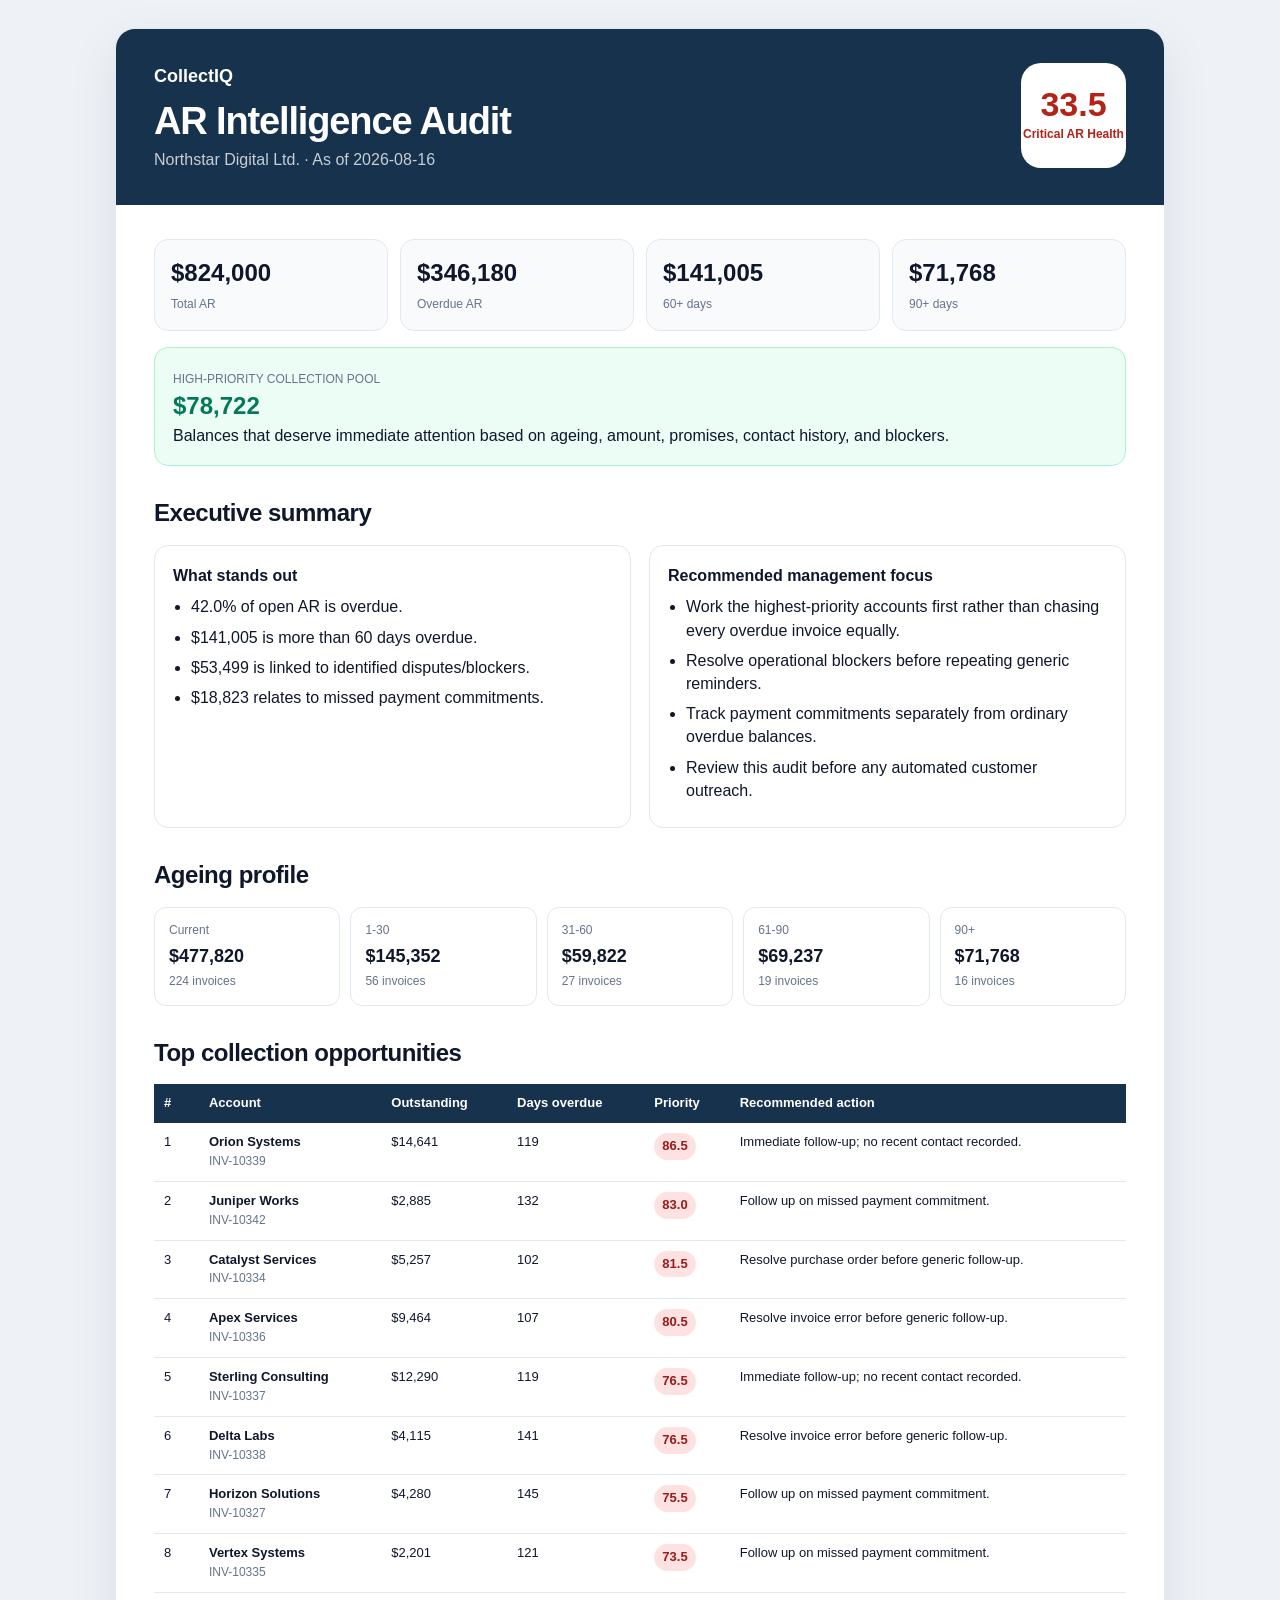
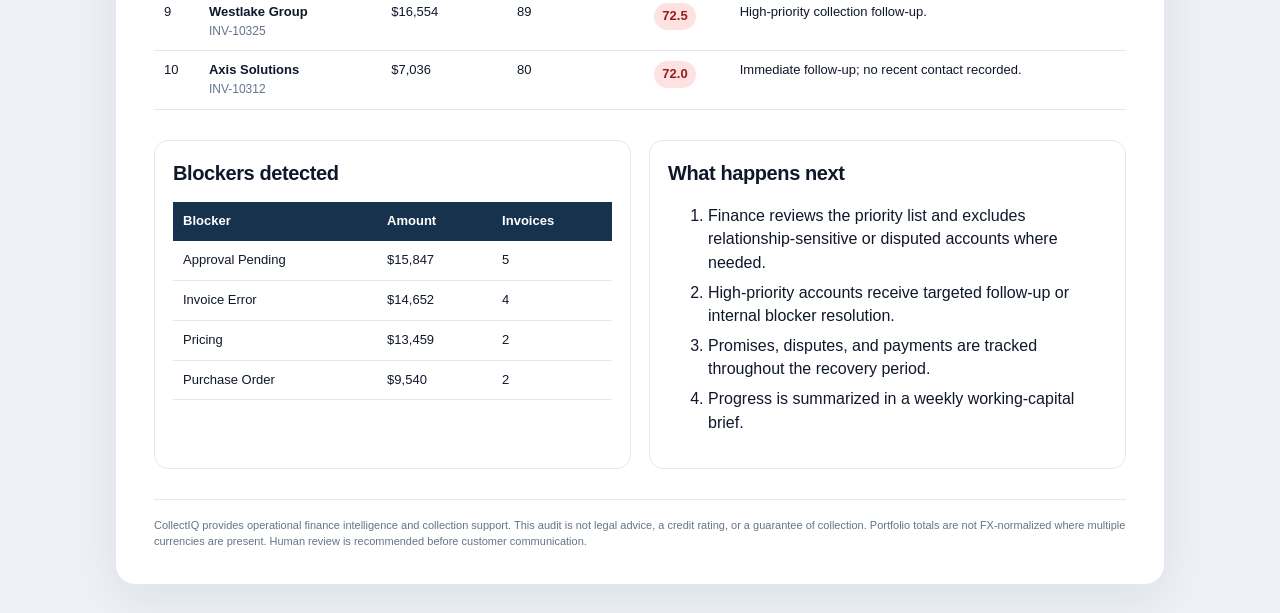
<file: 03_report_renderer/northstar_ar_intelligence_audit.html>
<!DOCTYPE html>
<html lang="en">
<head>
<meta charset="utf-8">
<meta name="viewport" content="width=device-width,initial-scale=1">
<title>CollectIQ AR Intelligence Audit</title>
<style>
:root{--navy:#17324d;--blue:#2563eb;--ink:#0f172a;--muted:#64748b;--line:#e2e8f0;--soft:#f8fafc;--health:#b42318;}
*{box-sizing:border-box}body{margin:0;background:#eef2f7;font-family:Inter,Arial,sans-serif;color:var(--ink);line-height:1.45}
.page{width:min(1050px,calc(100% - 28px));margin:28px auto;background:white;border:1px solid var(--line);border-radius:20px;overflow:hidden;box-shadow:0 16px 50px rgba(15,23,42,.08)}
.head{background:var(--navy);color:white;padding:34px 38px;display:flex;justify-content:space-between;gap:20px;align-items:flex-start}
.brand{font-weight:800;font-size:18px}h1{margin:12px 0 6px;font-size:38px;line-height:1.08;letter-spacing:-.03em}.sub{opacity:.76}
.score{width:105px;height:105px;border-radius:20px;background:white;color:var(--health);display:grid;place-items:center;text-align:center;font-weight:900}.score strong{font-size:34px;display:block;line-height:1}.score span{font-size:12px}
.body{padding:34px 38px}.section{margin-top:30px}h2{font-size:24px;margin:0 0 14px;letter-spacing:-.02em}.small{color:var(--muted);font-size:12px}
.metrics{display:grid;grid-template-columns:repeat(4,1fr);gap:12px}.metric{border:1px solid var(--line);background:var(--soft);padding:16px;border-radius:14px}.metric strong{display:block;font-size:24px}.metric span{font-size:12px;color:var(--muted)}
.callout{margin-top:16px;padding:18px;border-radius:14px;background:#ecfdf5;border:1px solid #a7f3d0}.callout strong{font-size:24px;color:#047857}
.ageing{display:grid;grid-template-columns:repeat(5,1fr);gap:10px}.age-card{border:1px solid var(--line);border-radius:12px;padding:14px}.age-card span,.age-card small{display:block;color:var(--muted);font-size:12px}.age-card strong{display:block;font-size:18px;margin:4px 0}
table{width:100%;border-collapse:collapse;font-size:13px}th{text-align:left;background:var(--navy);color:white;padding:10px}td{border-bottom:1px solid var(--line);padding:10px;vertical-align:top}.badge{display:inline-block;padding:4px 8px;border-radius:999px;background:#fee2e2;color:#991b1b;font-weight:800}
.grid2{display:grid;grid-template-columns:1fr 1fr;gap:18px}.box{border:1px solid var(--line);border-radius:14px;padding:18px}ul{margin:8px 0 0;padding-left:18px}li{margin:7px 0}
.footer{border-top:1px solid var(--line);margin-top:30px;padding-top:18px;color:var(--muted);font-size:11px}
@media(max-width:760px){.head,.grid2{display:block}.score{margin-top:18px}.metrics{grid-template-columns:1fr 1fr}.ageing{grid-template-columns:1fr 1fr}.body,.head{padding:24px}}
</style>
</head>
<body>
<div class="page">
  <div class="head">
    <div>
      <div class="brand">CollectIQ</div>
      <h1>AR Intelligence Audit</h1>
      <div class="sub">Northstar Digital Ltd. · As of 2026-08-16</div>
    </div>
    <div class="score"><div><strong>33.5</strong><span>Critical AR Health</span></div></div>
  </div>
  <div class="body">
    <div class="metrics">
      <div class="metric"><strong>$824,000</strong><span>Total AR</span></div>
      <div class="metric"><strong>$346,180</strong><span>Overdue AR</span></div>
      <div class="metric"><strong>$141,005</strong><span>60+ days</span></div>
      <div class="metric"><strong>$71,768</strong><span>90+ days</span></div>
    </div>
    <div class="callout"><span class="small">HIGH-PRIORITY COLLECTION POOL</span><br><strong>$78,722</strong><div>Balances that deserve immediate attention based on ageing, amount, promises, contact history, and blockers.</div></div>

    <div class="section">
      <h2>Executive summary</h2>
      <div class="grid2">
        <div class="box">
          <strong>What stands out</strong>
          <ul>
            <li>42.0% of open AR is overdue.</li>
            <li>$141,005 is more than 60 days overdue.</li>
            <li>$53,499 is linked to identified disputes/blockers.</li>
            <li>$18,823 relates to missed payment commitments.</li>
          </ul>
        </div>
        <div class="box">
          <strong>Recommended management focus</strong>
          <ul>
            <li>Work the highest-priority accounts first rather than chasing every overdue invoice equally.</li>
            <li>Resolve operational blockers before repeating generic reminders.</li>
            <li>Track payment commitments separately from ordinary overdue balances.</li>
            <li>Review this audit before any automated customer outreach.</li>
          </ul>
        </div>
      </div>
    </div>

    <div class="section">
      <h2>Ageing profile</h2>
      <div class="ageing">
      <div class="age-card">
        <span>Current</span>
        <strong>$477,820</strong>
        <small>224 invoices</small>
      </div>
    
      <div class="age-card">
        <span>1-30</span>
        <strong>$145,352</strong>
        <small>56 invoices</small>
      </div>
    
      <div class="age-card">
        <span>31-60</span>
        <strong>$59,822</strong>
        <small>27 invoices</small>
      </div>
    
      <div class="age-card">
        <span>61-90</span>
        <strong>$69,237</strong>
        <small>19 invoices</small>
      </div>
    
      <div class="age-card">
        <span>90+</span>
        <strong>$71,768</strong>
        <small>16 invoices</small>
      </div>
    </div>
    </div>

    <div class="section">
      <h2>Top collection opportunities</h2>
      <table>
        <thead><tr><th>#</th><th>Account</th><th>Outstanding</th><th>Days overdue</th><th>Priority</th><th>Recommended action</th></tr></thead>
        <tbody>
      <tr>
        <td>1</td>
        <td><strong>Orion Systems</strong><br><span class="small">INV-10339</span></td>
        <td>$14,641</td>
        <td>119</td>
        <td><span class="badge">86.5</span></td>
        <td>Immediate follow-up; no recent contact recorded.</td>
      </tr>
    
      <tr>
        <td>2</td>
        <td><strong>Juniper Works</strong><br><span class="small">INV-10342</span></td>
        <td>$2,885</td>
        <td>132</td>
        <td><span class="badge">83.0</span></td>
        <td>Follow up on missed payment commitment.</td>
      </tr>
    
      <tr>
        <td>3</td>
        <td><strong>Catalyst Services</strong><br><span class="small">INV-10334</span></td>
        <td>$5,257</td>
        <td>102</td>
        <td><span class="badge">81.5</span></td>
        <td>Resolve purchase order before generic follow-up.</td>
      </tr>
    
      <tr>
        <td>4</td>
        <td><strong>Apex Services</strong><br><span class="small">INV-10336</span></td>
        <td>$9,464</td>
        <td>107</td>
        <td><span class="badge">80.5</span></td>
        <td>Resolve invoice error before generic follow-up.</td>
      </tr>
    
      <tr>
        <td>5</td>
        <td><strong>Sterling Consulting</strong><br><span class="small">INV-10337</span></td>
        <td>$12,290</td>
        <td>119</td>
        <td><span class="badge">76.5</span></td>
        <td>Immediate follow-up; no recent contact recorded.</td>
      </tr>
    
      <tr>
        <td>6</td>
        <td><strong>Delta Labs</strong><br><span class="small">INV-10338</span></td>
        <td>$4,115</td>
        <td>141</td>
        <td><span class="badge">76.5</span></td>
        <td>Resolve invoice error before generic follow-up.</td>
      </tr>
    
      <tr>
        <td>7</td>
        <td><strong>Horizon Solutions</strong><br><span class="small">INV-10327</span></td>
        <td>$4,280</td>
        <td>145</td>
        <td><span class="badge">75.5</span></td>
        <td>Follow up on missed payment commitment.</td>
      </tr>
    
      <tr>
        <td>8</td>
        <td><strong>Vertex Systems</strong><br><span class="small">INV-10335</span></td>
        <td>$2,201</td>
        <td>121</td>
        <td><span class="badge">73.5</span></td>
        <td>Follow up on missed payment commitment.</td>
      </tr>
    
      <tr>
        <td>9</td>
        <td><strong>Westlake Group</strong><br><span class="small">INV-10325</span></td>
        <td>$16,554</td>
        <td>89</td>
        <td><span class="badge">72.5</span></td>
        <td>High-priority collection follow-up.</td>
      </tr>
    
      <tr>
        <td>10</td>
        <td><strong>Axis Solutions</strong><br><span class="small">INV-10312</span></td>
        <td>$7,036</td>
        <td>80</td>
        <td><span class="badge">72.0</span></td>
        <td>Immediate follow-up; no recent contact recorded.</td>
      </tr>
    </tbody>
      </table>
    </div>

    <div class="section grid2">
      <div class="box">
        <h2 style="font-size:20px">Blockers detected</h2>
        <table>
          <thead><tr><th>Blocker</th><th>Amount</th><th>Invoices</th></tr></thead>
          <tbody>
      <tr><td>Approval Pending</td><td>$15,847</td><td>5</td></tr>
    
      <tr><td>Invoice Error</td><td>$14,652</td><td>4</td></tr>
    
      <tr><td>Pricing</td><td>$13,459</td><td>2</td></tr>
    
      <tr><td>Purchase Order</td><td>$9,540</td><td>2</td></tr>
    </tbody>
        </table>
      </div>
      <div class="box">
        <h2 style="font-size:20px">What happens next</h2>
        <ol>
          <li>Finance reviews the priority list and excludes relationship-sensitive or disputed accounts where needed.</li>
          <li>High-priority accounts receive targeted follow-up or internal blocker resolution.</li>
          <li>Promises, disputes, and payments are tracked throughout the recovery period.</li>
          <li>Progress is summarized in a weekly working-capital brief.</li>
        </ol>
      </div>
    </div>

    <div class="footer">
      CollectIQ provides operational finance intelligence and collection support. This audit is not legal advice, a credit rating, or a guarantee of collection. Portfolio totals are not FX-normalized where multiple currencies are present. Human review is recommended before customer communication.
    </div>
  </div>
</div>
</body>
</html>
</file>
<file: 01_landing_intake/assets/style.css>
:root{
  --bg:#F2F4F7;--surface:#fff;--ink:#0B1D31;--muted:#5b6b81;--line:#e4e9ef;
  --navy:#0B1D31;--navy2:#132a49;--blue:#2D9CDB;--blue2:#4DE1D0;--teal:#00B5A6;--aqua:#4DE1D0;--gold:#FFB020;
  --soft:#e7f6f4;--green:#00857a;--danger:#b42318;--amber:#FFB020;
  --shadow-sm:0 2px 8px rgba(11,29,49,.05);
  --shadow-md:0 12px 32px rgba(11,29,49,.08);
  --shadow-lg:0 30px 70px rgba(11,29,49,.16);
  --radius:22px;--radius-sm:14px;
}
*{box-sizing:border-box}
html{scroll-behavior:smooth}
body{margin:0;font-family:"Poppins",ui-sans-serif,system-ui,-apple-system,BlinkMacSystemFont,"Segoe UI",sans-serif;background:var(--bg);color:var(--ink);line-height:1.6;-webkit-font-smoothing:antialiased}
a{color:inherit;text-decoration:none}
.container{width:min(1160px,calc(100% - 40px));margin:auto}
::selection{background:#bfe9e4;color:var(--navy)}

.nav{position:sticky;top:0;z-index:30;background:rgba(242,244,247,.8);backdrop-filter:blur(18px) saturate(160%);border-bottom:1px solid rgba(228,233,239,.8)}
.nav-inner{display:flex;align-items:center;justify-content:space-between;padding:16px 0;gap:24px;position:relative}
.brand{display:flex;align-items:center;gap:10px;font-weight:700;font-size:17px;letter-spacing:-.01em}
.brand-mark{width:34px;height:34px;flex:none;display:inline-block;color:transparent;font-size:0;background-image:url("data:image/svg+xml,%3Csvg xmlns='http://www.w3.org/2000/svg' viewBox='0 0 100 100'%3E%3Cpath d='M78 24 A36 36 0 1 0 78 76' fill='none' stroke='%230B1D31' stroke-width='13' stroke-linecap='round'/%3E%3Crect x='39' y='55' width='10' height='21' rx='3' fill='%2300B5A6'/%3E%3Crect x='53' y='41' width='10' height='35' rx='3' fill='%2300B5A6'/%3E%3Crect x='67' y='27' width='10' height='49' rx='3' fill='%234DE1D0'/%3E%3C/svg%3E");background-size:contain;background-repeat:no-repeat;background-position:center}
.navlinks{display:flex;align-items:center;gap:28px;font-size:14.5px;font-weight:600;color:var(--muted)}
.navlinks a{transition:color .15s ease}
.navlinks a:hover,.navlinks a.active{color:var(--ink)}
.nav-right{display:flex;align-items:center;gap:18px}
.navToggle{display:none;align-items:center;justify-content:center;width:38px;height:38px;border-radius:10px;background:#fff;border:1px solid var(--line);cursor:pointer;color:var(--navy);flex:none;padding:0}
.navToggle:hover{border-color:#c7d2e0}

.btn{display:inline-flex;align-items:center;justify-content:center;gap:8px;padding:14px 22px;border-radius:12px;font-weight:700;border:1px solid transparent;cursor:pointer;transition:transform .18s ease,box-shadow .18s ease,background .18s ease;font-size:15px;font-family:inherit}
.btn-primary{background:linear-gradient(135deg,var(--navy),var(--navy2));color:#fff;box-shadow:0 10px 24px rgba(15,39,68,.28)}
.btn-primary:hover{transform:translateY(-2px);box-shadow:0 16px 32px rgba(15,39,68,.36)}
.btn-secondary{background:#fff;border-color:var(--line);color:var(--navy)}
.btn-secondary:hover{border-color:#c7d2e0;transform:translateY(-1px)}
.btn-block{width:100%}
.btn-sm{padding:10px 16px;font-size:13.5px;border-radius:10px}

.hero{position:relative;padding:88px 0 54px;overflow:hidden}
.hero::before{
  content:"";position:absolute;inset:-20% -10% auto -10%;height:640px;z-index:-1;
  background:
    radial-gradient(600px 320px at 12% 10%, rgba(37,99,235,.14), transparent 60%),
    radial-gradient(560px 320px at 88% 0%, rgba(14,165,163,.14), transparent 60%);
  filter:blur(10px);
}
.hero-grid{display:grid;grid-template-columns:1.05fr .95fr;gap:56px;align-items:center}
.eyebrow{display:inline-flex;align-items:center;gap:8px;padding:8px 12px;border-radius:999px;background:var(--soft);color:var(--blue);font-size:12.5px;font-weight:700;letter-spacing:.02em}
.eyebrow .dot{width:6px;height:6px;border-radius:99px;background:var(--teal)}
h1{font-size:clamp(40px,5.2vw,64px);line-height:1.04;letter-spacing:-.04em;margin:20px 0 20px;font-weight:700}
h1 .accent{background:linear-gradient(135deg,var(--blue),var(--teal));-webkit-background-clip:text;background-clip:text;color:transparent}
.hero p.lead{font-size:19px;color:var(--muted);max-width:56ch}
.hero-cta{display:flex;align-items:center;gap:16px;margin-top:28px;flex-wrap:wrap}
.hero-note{color:var(--muted);font-size:13px;display:flex;align-items:center;gap:8px}
.hero-note svg{flex:none}
.page-hero{padding:64px 0 20px}
.page-hero h1{font-size:clamp(36px,4.6vw,52px)}

.panel{background:var(--surface);border:1px solid var(--line);border-radius:var(--radius);box-shadow:var(--shadow-lg)}
.audit-card{padding:26px;position:relative}
.audit-card::before{content:"";position:absolute;inset:0;border-radius:var(--radius);padding:1px;background:linear-gradient(160deg,rgba(37,99,235,.35),rgba(14,165,163,0) 45%);-webkit-mask:linear-gradient(#000 0 0) content-box,linear-gradient(#000 0 0);-webkit-mask-composite:xor;mask-composite:exclude;pointer-events:none}
.audit-card-head{display:flex;justify-content:space-between;gap:16px;align-items:flex-start}
.audit-card-head .label{font-size:11.5px;color:var(--muted);font-weight:700;letter-spacing:.05em}
.audit-card-head h3{margin:4px 0 0;font-size:19px}
.ring{width:86px;height:86px;border-radius:50%;display:grid;place-items:center;background:conic-gradient(var(--amber) 0turn, var(--amber) .335turn, #ffe6bd .335turn);position:relative;flex:none}
.ring::after{content:"";position:absolute;inset:8px;border-radius:50%;background:#fff}
.ring-inner{position:relative;text-align:center;z-index:1}
.ring-inner strong{display:block;font-size:22px;color:var(--navy);line-height:1}
.ring-inner small{font-size:9.5px;color:var(--muted);font-weight:700;letter-spacing:.03em}
.metric-grid{display:grid;grid-template-columns:repeat(2,1fr);gap:12px;margin-top:20px}
.metric{padding:16px;border-radius:var(--radius-sm);background:#f8fafc;border:1px solid var(--line);transition:transform .18s ease,border-color .18s ease}
.metric:hover{transform:translateY(-2px);border-color:#cbd8ec}
.metric strong{display:block;font-size:22px;letter-spacing:-.02em}
.metric span{font-size:12px;color:var(--muted)}
.audit-card-foot{display:flex;align-items:center;gap:8px;margin-top:18px;padding-top:16px;border-top:1px dashed var(--line);font-size:12.5px;color:var(--muted)}
.badge-live{display:inline-flex;align-items:center;gap:6px;color:var(--green);font-weight:700}
.badge-live .pulse{width:7px;height:7px;border-radius:99px;background:var(--green);box-shadow:0 0 0 0 rgba(15,118,110,.5);animation:pulse 2s infinite}
@keyframes pulse{0%{box-shadow:0 0 0 0 rgba(15,118,110,.45)}70%{box-shadow:0 0 0 8px rgba(15,118,110,0)}100%{box-shadow:0 0 0 0 rgba(15,118,110,0)}}

.stats-strip{padding:36px 0;border-top:1px solid var(--line);border-bottom:1px solid var(--line);background:#fff}
.stats-grid{display:grid;grid-template-columns:repeat(4,1fr);gap:20px;text-align:center}
.stats-grid div strong{display:block;font-size:30px;letter-spacing:-.03em;background:linear-gradient(135deg,var(--navy),var(--blue));-webkit-background-clip:text;background-clip:text;color:transparent}
.stats-grid div span{font-size:13px;color:var(--muted)}

section{padding:88px 0}
.reveal{opacity:0;transform:translateY(18px);transition:opacity .7s ease,transform .7s ease}
.reveal.in{opacity:1;transform:none}
.section-head{max-width:760px;margin-bottom:40px}
.section-head.center{margin-left:auto;margin-right:auto;text-align:center}
.section-head .eyebrow{margin-bottom:14px}
.section-head h2{font-size:clamp(30px,4vw,42px);line-height:1.12;letter-spacing:-.035em;margin:0 0 12px;font-weight:700}
.section-head p{color:var(--muted);font-size:18px}

.workflow{display:grid;grid-template-columns:repeat(4,1fr);gap:16px}
.step{padding:26px;transition:transform .2s ease,box-shadow .2s ease}
.step:hover{transform:translateY(-4px);box-shadow:var(--shadow-md)}
.step .num{width:38px;height:38px;border-radius:11px;background:var(--soft);color:var(--blue);display:grid;place-items:center;font-weight:700;font-size:14px;margin-bottom:14px}
.step h3{margin:0 0 6px;font-size:17px}
.step p{color:var(--muted);font-size:14px;margin:0}

/* Offering / pricing cards */
.offer-grid{display:grid;grid-template-columns:1fr 1fr;gap:22px}
.offer-card{padding:32px;display:flex;flex-direction:column}
.offer-card.highlight{border:1.5px solid var(--blue);position:relative;overflow:hidden}
.offer-card.highlight::before{content:"";position:absolute;inset:0;background:radial-gradient(360px 200px at 100% 0%, rgba(37,99,235,.08), transparent 60%);pointer-events:none}
.offer-tag{display:inline-flex;align-self:flex-start;padding:6px 12px;border-radius:999px;font-size:11.5px;font-weight:700;letter-spacing:.03em;text-transform:uppercase;background:var(--soft);color:var(--blue);margin-bottom:16px}
.offer-tag.paid{background:#ecfdf5;color:var(--green)}
.offer-card h3{font-size:24px;margin:0 0 6px;letter-spacing:-.02em}
.offer-price{font-size:15px;color:var(--muted);margin-bottom:18px}
.offer-price strong{color:var(--ink);font-size:22px;letter-spacing:-.02em}
.offer-list{list-style:none;padding:0;margin:0 0 24px;display:grid;gap:12px}
.offer-list li{display:flex;gap:10px;align-items:flex-start;font-size:14.5px;color:var(--ink)}
.offer-list li svg{flex:none;margin-top:2px}
.offer-card .btn{margin-top:auto}

.pricing-table{display:grid;grid-template-columns:repeat(3,1fr);gap:14px;margin-top:8px}
.pricing-row{display:contents}
.price-item{padding:20px 22px;border-radius:var(--radius-sm);background:#f8fafc;border:1px solid var(--line);display:flex;justify-content:space-between;align-items:center;gap:16px}
.price-item .label{font-weight:700;font-size:15px}
.price-item .sub{color:var(--muted);font-size:12.5px;margin-top:2px}
.price-item .amount{font-size:20px;font-weight:700;letter-spacing:-.02em;white-space:nowrap}

.principles-grid{display:grid;grid-template-columns:repeat(2,1fr);gap:14px}
.principle{padding:18px 20px;border-radius:var(--radius-sm);background:#f8fafc;border:1px solid var(--line);font-size:14px;display:flex;gap:10px;align-items:flex-start}
.principle svg{flex:none;margin-top:2px}

.position-grid{display:grid;grid-template-columns:1fr 1fr;gap:22px}
.position-card{padding:28px}
.position-card h3{margin:0 0 14px;font-size:16px;letter-spacing:.01em}
.position-card ul{list-style:none;padding:0;margin:0;display:grid;gap:10px}
.position-card li{font-size:14.5px;display:flex;gap:10px;align-items:flex-start}

.faq{display:grid;gap:12px}
.faq-item{padding:20px 22px}
.faq-item h3{margin:0 0 8px;font-size:15.5px}
.faq-item p{margin:0;color:var(--muted);font-size:14.5px}

.intake-wrap{display:grid;grid-template-columns:.9fr 1.1fr;gap:28px;align-items:start}
.intake-info{padding:34px}
.intake-info h2{font-size:34px;line-height:1.12;margin:10px 0 14px;letter-spacing:-.03em;font-weight:700}
.trust{display:grid;gap:10px;margin-top:22px}
.trust div{padding:14px 16px;background:#f8fafc;border:1px solid var(--line);border-radius:var(--radius-sm);font-size:13.5px}
.trust strong{color:var(--ink)}

.intake-form{padding:34px}
.form-grid{display:grid;grid-template-columns:1fr 1fr;gap:16px}
.field{display:grid;gap:7px}
.field.full{grid-column:1/-1}
label{font-size:13px;font-weight:700}
.hint{font-size:12px;color:var(--muted)}
input,select,textarea{width:100%;padding:13px 14px;border:1.5px solid var(--line);border-radius:11px;font-size:15px;background:#fff;color:var(--ink);font-family:inherit;transition:border-color .15s ease,box-shadow .15s ease}
input:focus,select:focus,textarea:focus{outline:none;border-color:var(--blue);box-shadow:0 0 0 4px rgba(37,99,235,.12)}
textarea{min-height:92px;resize:vertical}
.check{display:flex;gap:10px;align-items:flex-start;font-size:13px;color:var(--muted)}
.check input{width:auto;margin-top:3px;accent-color:var(--blue)}
.drop{padding:22px;border:1.5px dashed #b6c3d6;border-radius:var(--radius-sm);background:#f8fafc;transition:border-color .15s ease,background .15s ease}
.drop:hover{border-color:var(--blue);background:var(--soft)}
.drop strong{display:block;margin-bottom:2px}
.status{margin-top:16px;padding:13px 15px;border-radius:11px;display:none;font-size:14px;font-weight:600}
.status.ok{display:block;background:#ecfdf5;color:#065f46}
.status.err{display:block;background:#fef2f2;color:#991b1b}

.cta-band{margin:0 auto;border-radius:28px;padding:64px 48px;background:linear-gradient(135deg,var(--navy) 0%,var(--navy2) 55%,#0d5a56 130%);color:#fff;text-align:center;position:relative;overflow:hidden}
.cta-band::before{content:"";position:absolute;inset:0;background:radial-gradient(420px 220px at 85% -10%, rgba(14,165,163,.35), transparent 60%);pointer-events:none}
.cta-band h2{font-size:clamp(28px,4vw,40px);margin:0 0 14px;letter-spacing:-.03em;font-weight:700}
.cta-band p{color:rgba(255,255,255,.78);font-size:17px;max-width:52ch;margin:0 auto 28px}
.cta-band .btn-primary{background:#fff;color:var(--navy);box-shadow:0 14px 30px rgba(0,0,0,.25)}
.cta-band .btn-primary:hover{background:#f1f5f9}
.cta-band .btn-secondary{background:transparent;border-color:rgba(255,255,255,.35);color:#fff}
.cta-band .btn-secondary:hover{border-color:#fff}
.cta-band .hero-cta{justify-content:center}

footer{padding:40px 0 48px;color:var(--muted);font-size:13.5px;border-top:1px solid var(--line);margin-top:20px}
.footer-inner{display:flex;justify-content:space-between;align-items:center;flex-wrap:wrap;gap:12px}
.footer-brand{display:flex;align-items:center;gap:8px;font-weight:700;color:var(--ink)}
.footer-links{display:flex;gap:20px;flex-wrap:wrap}
.footer-links a:hover{color:var(--ink)}

@media(max-width:900px){
  .hero-grid,.intake-wrap{grid-template-columns:1fr}
  .workflow{grid-template-columns:1fr 1fr}
  .stats-grid{grid-template-columns:1fr 1fr}
  .cta-band{padding:48px 28px}
  .offer-grid,.position-grid,.principles-grid{grid-template-columns:1fr}
  .pricing-table{grid-template-columns:1fr}
  .navlinks{display:none;position:absolute;top:100%;left:0;right:0;flex-direction:column;align-items:flex-start;gap:4px;background:#fff;border:1px solid var(--line);border-top:none;border-radius:0 0 16px 16px;padding:12px 20px 18px;box-shadow:var(--shadow-md)}
  .navlinks.open{display:flex}
  .navlinks a{padding:10px 0;width:100%}
  .navToggle{display:inline-flex}
}
@media(max-width:620px){
  .workflow,.form-grid,.metric-grid{grid-template-columns:1fr}
  .field.full{grid-column:auto}
  .hero{padding-top:60px}
  section{padding:64px 0}
  .stats-grid{grid-template-columns:1fr 1fr;gap:24px}
}

/* ---- Feature deep-dives (product page) ---- */
.feature{display:grid;grid-template-columns:56px 1fr;gap:20px;padding:32px 0;border-top:1px solid var(--line)}
.feature:first-child{border-top:none}
.feature-icon{width:56px;height:56px;border-radius:14px;background:var(--soft);color:var(--blue);display:grid;place-items:center;font-weight:700;font-size:18px}
.feature h3{margin:0 0 8px;font-size:21px;letter-spacing:-.02em}
.feature p.desc{margin:0 0 14px;color:var(--muted);font-size:15px}
.taglist{display:flex;flex-wrap:wrap;gap:8px;margin-bottom:16px}
.taglist span{padding:6px 12px;border-radius:999px;background:#f8fafc;border:1px solid var(--line);font-size:12.5px;color:var(--ink);font-weight:600}

.example-box{background:linear-gradient(160deg,#0f2744,#173458);color:#fff;border-radius:var(--radius-sm);padding:22px 24px;margin-top:6px}
.example-box .ex-tag{font-size:11px;font-weight:700;letter-spacing:.06em;color:var(--aqua);text-transform:uppercase;margin-bottom:10px}
.example-box .ex-title{font-size:19px;font-weight:700;margin-bottom:10px}
.example-box ul{list-style:none;margin:0 0 14px;padding:0;display:grid;gap:6px;font-size:13.5px;color:rgba(255,255,255,.85)}
.example-box ul li::before{content:"—  ";color:var(--aqua)}
.example-box .ex-action{border-top:1px solid rgba(255,255,255,.15);padding-top:12px;font-size:13.5px}
.example-box .ex-action strong{display:block;color:var(--aqua);font-size:11px;letter-spacing:.05em;text-transform:uppercase;margin-bottom:4px;font-weight:700}

/* ---- Week-by-week timeline ---- */
.timeline{display:grid;grid-template-columns:repeat(4,1fr);gap:16px}
.week{padding:26px}
.week .wk-badge{display:inline-flex;padding:6px 12px;border-radius:999px;background:var(--soft);color:var(--blue);font-size:11.5px;font-weight:700;letter-spacing:.04em;margin-bottom:14px}
.week h3{margin:0 0 10px;font-size:17px}
.week ul{list-style:none;margin:0;padding:0;display:grid;gap:8px;font-size:13.5px;color:var(--muted)}
.week ul li{padding-left:14px;position:relative}
.week ul li::before{content:"";position:absolute;left:0;top:8px;width:5px;height:5px;border-radius:99px;background:var(--teal)}

/* ---- 3-tier pricing ---- */
.tier-grid{display:grid;grid-template-columns:repeat(3,1fr);gap:18px}
.tier{padding:28px;display:flex;flex-direction:column}
.tier.highlight{border:1.5px solid var(--blue)}
.tier .tier-tag{font-size:11px;font-weight:700;letter-spacing:.05em;text-transform:uppercase;color:var(--blue);margin-bottom:10px}
.tier h3{margin:0 0 6px;font-size:20px;letter-spacing:-.02em}
.tier .tier-cost{font-size:14px;color:var(--muted);margin-bottom:16px;min-height:36px}
.tier ul{list-style:none;padding:0;margin:0 0 20px;display:grid;gap:9px;font-size:13.5px}
.tier ul li{display:flex;gap:8px;align-items:flex-start}
.tier ul li svg{flex:none;margin-top:2px}
.tier .btn{margin-top:auto}

/* ---- ROI calculator ---- */
.calc{display:grid;grid-template-columns:1fr 1fr;gap:28px;align-items:center}
.calc-inputs{display:grid;gap:16px}
.calc-result{background:linear-gradient(135deg,var(--navy),var(--navy2));color:#fff;border-radius:var(--radius);padding:32px;text-align:center}
.calc-result .amount{font-size:44px;font-weight:700;letter-spacing:-.03em;margin:10px 0}
.calc-result .label{color:rgba(255,255,255,.7);font-size:13px}
.calc-result .note{color:rgba(255,255,255,.55);font-size:12px;margin-top:14px}

/* ---- Objection cards ---- */
.objection{padding:24px}
.objection h3{margin:0 0 8px;font-size:16px}
.objection p{margin:0;color:var(--muted);font-size:14px}

.disclaimer{font-size:12px;color:var(--muted);max-width:70ch;line-height:1.6}

@media(max-width:900px){
  .timeline,.tier-grid{grid-template-columns:1fr 1fr}
  .calc{grid-template-columns:1fr}
}
@media(max-width:620px){
  .timeline,.tier-grid{grid-template-columns:1fr}
  .feature{grid-template-columns:1fr}
}
</file>
